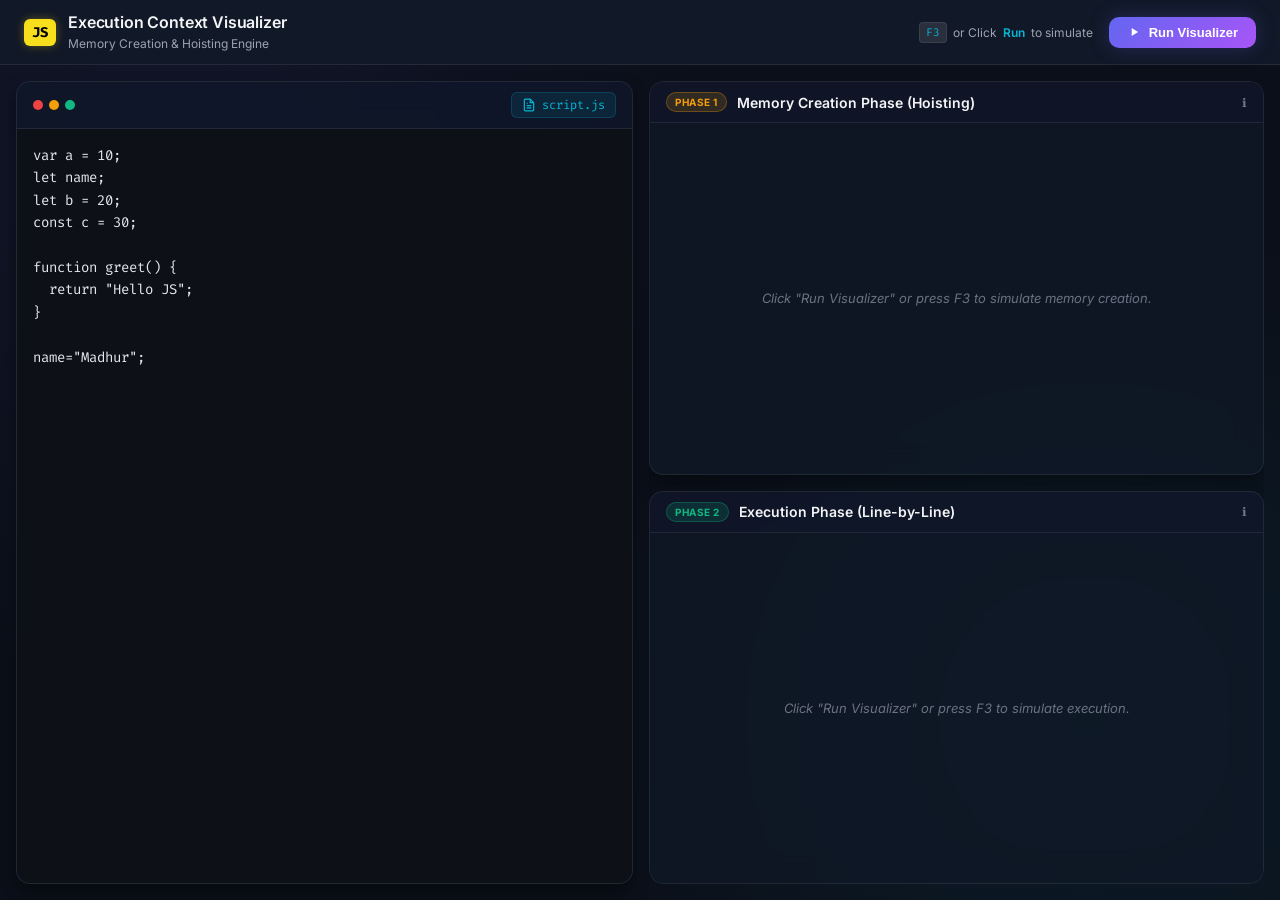
<file: 1_Memory_Creation_Execution_Hoisting/index.html>
<!doctype html>
<html lang="en">
  <head>
    <meta charset="UTF-8" />
    <meta name="viewport" content="width=device-width, initial-scale=1.0" />
    <title>JS Execution Context Visualizer</title>
    <!-- Google Fonts -->
    <link rel="preconnect" href="https://fonts.googleapis.com">
    <link rel="preconnect" href="https://fonts.gstatic.com" crossorigin>
    <link href="https://fonts.googleapis.com/css2?family=Fira+Code:wght@400;500;600;700&family=Inter:wght@300;400;500;600;700&display=swap" rel="stylesheet">
    <link rel="stylesheet" href="style.css" />
  </head>
  <body>
    <header class="app-header">
      <div class="logo-section">
        <div class="js-badge">JS</div>
        <div class="title-group">
          <h1>Execution Context Visualizer</h1>
          <span class="sub-title">Memory Creation & Hoisting Engine</span>
        </div>
      </div>
      <div class="header-actions">
        <div class="shortcut-tip">
          <kbd>F3</kbd> or Click <span class="highlight">Run</span> to simulate
        </div>
        <button id="start-btn" class="btn btn-primary">
          <svg width="14" height="14" viewBox="0 0 24 24" fill="currentColor">
            <path d="M8 5v14l11-7z"/>
          </svg>
          Run Visualizer
        </button>
      </div>
    </header>

    <main class="container">
      <!-- Left Panel: JS Code Editor -->
      <section class="left-panel">
        <div class="panel-header">
          <div class="window-dots">
            <span class="dot red"></span>
            <span class="dot yellow"></span>
            <span class="dot green"></span>
          </div>
          <div class="tab active">
            <svg width="14" height="14" viewBox="0 0 24 24" fill="none" stroke="currentColor" stroke-width="2">
              <path d="M14 2H6a2 2 0 0 0-2 2v16a2 2 0 0 0 2 2h12a2 2 0 0 0 2-2V8z"></path>
              <polyline points="14 2 14 8 20 8"></polyline>
              <line x1="16" y1="13" x2="8" y2="13"></line>
              <line x1="16" y1="17" x2="8" y2="17"></line>
              <polyline points="10 9 9 9 8 9"></polyline>
            </svg>
            script.js
          </div>
        </div>
        <div class="editor-container">
          <textarea
            id="code-input"
            spellcheck="false"
            placeholder="// Write JS code here..."
          >var a = 10;
let name;
let b = 20;
const c = 30;

function greet() {
  return "Hello JS";
}

name="Madhur";</textarea>
        </div>
      </section>

      <!-- Right Panel: Memory & Execution Outputs -->
      <section class="right-panel">
        <!-- Memory Phase Box -->
        <div class="box memory-phase">
          <div class="panel-header">
            <div class="panel-title">
              <span class="badge memory-badge">Phase 1</span>
              <h2>Memory Creation Phase (Hoisting)</h2>
            </div>
            <span class="info-tooltip" title="Variables and functions are allocated memory space before execution">ℹ</span>
          </div>
          <div class="output-content" id="memory-output">
            <div class="empty-state">Click "Run Visualizer" or press F3 to simulate memory creation.</div>
          </div>
        </div>

        <!-- Execution Phase Box -->
        <div class="box execution-phase">
          <div class="panel-header">
            <div class="panel-title">
              <span class="badge execution-badge">Phase 2</span>
              <h2>Execution Phase (Line-by-Line)</h2>
            </div>
            <span class="info-tooltip" title="Code is executed line-by-line and variables are assigned actual values">ℹ</span>
          </div>
          <div class="output-content" id="execution-output">
            <div class="empty-state">Click "Run Visualizer" or press F3 to simulate execution.</div>
          </div>
        </div>
      </section>
    </main>

    <script src="script.js"></script>
  </body>
</html>
</file>
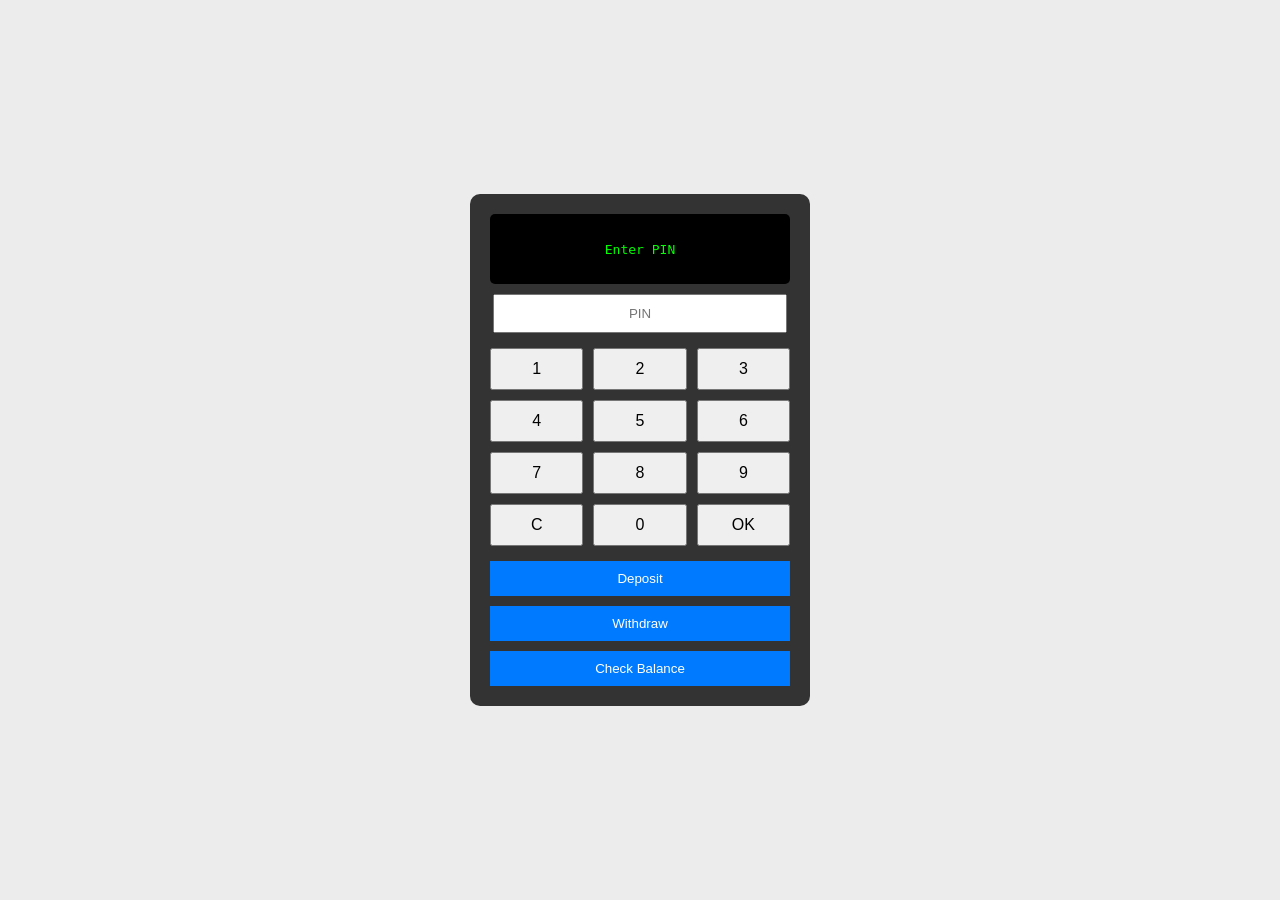
<file: 3_Closures_Data_Hiding/index.html>
<!doctype html>
<html lang="en">
  <head>
    <meta charset="UTF-8" />
    <meta name="viewport" content="width=device-width, initial-scale=1.0" />
    <title>ATM Pin & Balance Manager</title>
    <link rel="stylesheet" href="style.css" />
  </head>
  <body>
    <div class="atm-machine">
      <div class="screen" id="screen-display">Enter PIN</div>
      <input type="password" id="pin-input" placeholder="PIN" readonly />
      <div class="keypad">
        <button>1</button><button>2</button><button>3</button> <button>4</button
        ><button>5</button><button>6</button> <button>7</button
        ><button>8</button><button>9</button> <button>C</button
        ><button>0</button><button>OK</button>
      </div>
      <div class="actions">
        <button id="btn-deposit">Deposit</button>
        <button id="btn-withdraw">Withdraw</button>
        <button id="btn-balance">Check Balance</button>
      </div>
    </div>
    <script src="script.js"></script>
  </body>
</html>
</file>
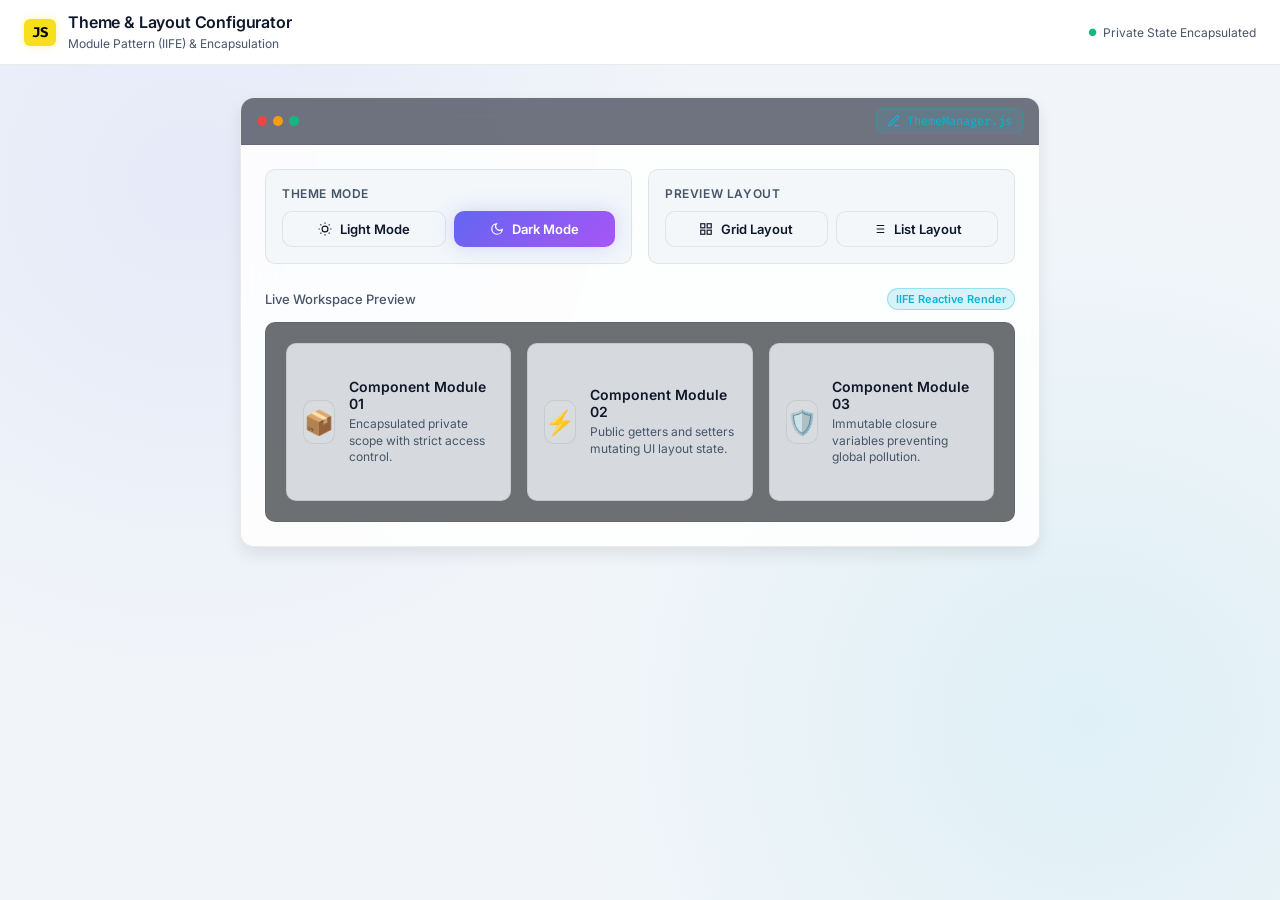
<file: 4_IIFE_Module_Pattern/index.html>
<!DOCTYPE html>
<html lang="en">
<head>
  <meta charset="UTF-8">
  <meta name="viewport" content="width=device-width, initial-scale=1.0">
  <title>Theme & Layout Configurator | IIFE & Module Pattern</title>
  <!-- Google Fonts -->
  <link rel="preconnect" href="https://fonts.googleapis.com">
  <link rel="preconnect" href="https://fonts.gstatic.com" crossorigin>
  <link href="https://fonts.googleapis.com/css2?family=Fira+Code:wght@400;500;600;700&family=Inter:wght@300;400;500;600;700&display=swap" rel="stylesheet">
  <link rel="stylesheet" href="style.css">
</head>
<body>
  <header class="app-header">
    <div class="logo-section">
      <div class="js-badge">JS</div>
      <div class="title-group">
        <h1>Theme & Layout Configurator</h1>
        <span class="sub-title">Module Pattern (IIFE) & Encapsulation</span>
      </div>
    </div>
    <div class="header-actions">
      <div class="shortcut-tip">
        <span class="status-indicator">●</span> Private State Encapsulated
      </div>
    </div>
  </header>

  <main class="main-container">
    <div class="config-container">
      <div class="panel-header">
        <div class="window-dots">
          <span class="dot red"></span>
          <span class="dot yellow"></span>
          <span class="dot green"></span>
        </div>
        <div class="tab active">
          <svg width="14" height="14" viewBox="0 0 24 24" fill="none" stroke="currentColor" stroke-width="2">
            <path d="M12 20h9"></path>
            <path d="M16.5 3.5a2.121 2.121 0 0 1 3 3L7 19l-4 1 1-4L16.5 3.5z"></path>
          </svg>
          ThemeManager.js
        </div>
      </div>

      <div class="panel-body">
        <div class="controls-section">
          <div class="control-group">
            <label class="control-label">Theme Mode</label>
            <div class="button-group">
              <button id="btn-light" class="btn btn-secondary">
                <svg width="14" height="14" viewBox="0 0 24 24" fill="none" stroke="currentColor" stroke-width="2"><circle cx="12" cy="12" r="5"></circle><line x1="12" y1="1" x2="12" y2="3"></line><line x1="12" y1="21" x2="12" y2="23"></line><line x1="4.22" y1="4.22" x2="5.64" y2="5.64"></line><line x1="18.36" y1="18.36" x2="19.78" y2="19.78"></line><line x1="1" y1="12" x2="3" y2="12"></line><line x1="21" y1="12" x2="23" y2="12"></line><line x1="4.22" y1="19.78" x2="5.64" y2="18.36"></line><line x1="18.36" y1="5.64" x2="19.78" y2="4.22"></line></svg>
                Light Mode
              </button>
              <button id="btn-dark" class="btn btn-primary">
                <svg width="14" height="14" viewBox="0 0 24 24" fill="none" stroke="currentColor" stroke-width="2"><path d="M21 12.79A9 9 0 1 1 11.21 3 7 7 0 0 0 21 12.79z"></path></svg>
                Dark Mode
              </button>
            </div>
          </div>

          <div class="control-group">
            <label class="control-label">Preview Layout</label>
            <div class="button-group">
              <button id="btn-grid" class="btn btn-secondary">
                <svg width="14" height="14" viewBox="0 0 24 24" fill="none" stroke="currentColor" stroke-width="2"><rect x="3" y="3" width="7" height="7"></rect><rect x="14" y="3" width="7" height="7"></rect><rect x="14" y="14" width="7" height="7"></rect><rect x="3" y="14" width="7" height="7"></rect></svg>
                Grid Layout
              </button>
              <button id="btn-list" class="btn btn-secondary">
                <svg width="14" height="14" viewBox="0 0 24 24" fill="none" stroke="currentColor" stroke-width="2"><line x1="8" y1="6" x2="21" y2="6"></line><line x1="8" y1="12" x2="21" y2="12"></line><line x1="8" y1="18" x2="21" y2="18"></line><line x1="3" y1="6" x2="3.01" y2="6"></line><line x1="3" y1="12" x2="3.01" y2="12"></line><line x1="3" y1="18" x2="3.01" y2="18"></line></svg>
                List Layout
              </button>
            </div>
          </div>
        </div>

        <div class="preview-wrapper">
          <div class="preview-header">
            <span>Live Workspace Preview</span>
            <span class="badge badge-info">IIFE Reactive Render</span>
          </div>
          <div class="preview" id="preview-area">
            <div class="item">
              <div class="item-icon">📦</div>
              <div class="item-content">
                <h3>Component Module 01</h3>
                <p>Encapsulated private scope with strict access control.</p>
              </div>
            </div>
            <div class="item">
              <div class="item-icon">⚡</div>
              <div class="item-content">
                <h3>Component Module 02</h3>
                <p>Public getters and setters mutating UI layout state.</p>
              </div>
            </div>
            <div class="item">
              <div class="item-icon">🛡️</div>
              <div class="item-content">
                <h3>Component Module 03</h3>
                <p>Immutable closure variables preventing global pollution.</p>
              </div>
            </div>
          </div>
        </div>
      </div>
    </div>
  </main>

  <script src="script.js"></script>
</body>
</html>
</file>
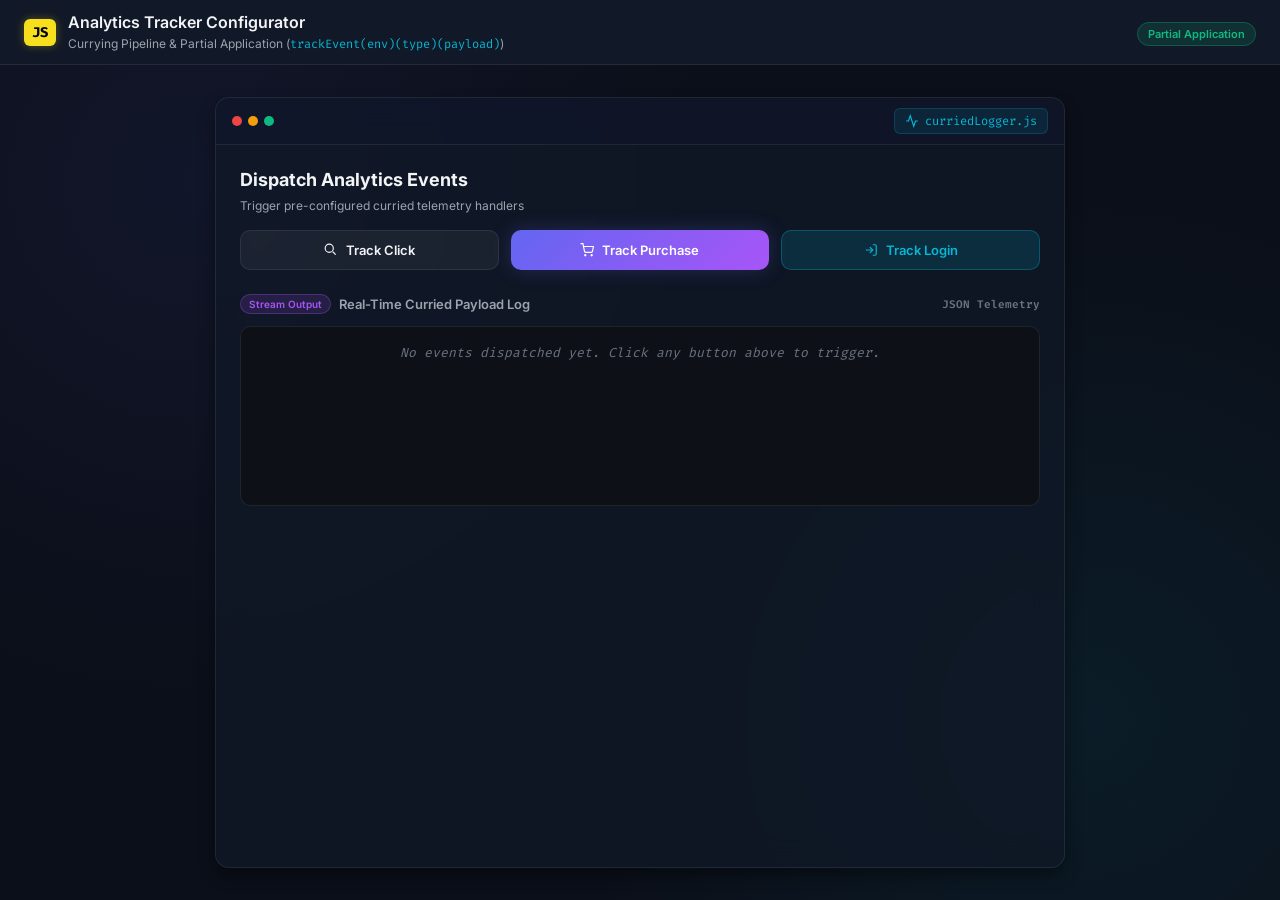
<file: 5_Currying/index.html>
<!DOCTYPE html>
<html lang="en">
<head>
  <meta charset="UTF-8">
  <meta name="viewport" content="width=device-width, initial-scale=1.0">
  <title>Analytics Tracker Configurator | Currying & Partial Application</title>
  <!-- Google Fonts -->
  <link rel="preconnect" href="https://fonts.googleapis.com">
  <link rel="preconnect" href="https://fonts.gstatic.com" crossorigin>
  <link href="https://fonts.googleapis.com/css2?family=Fira+Code:wght@400;500;600;700&family=Inter:wght@300;400;500;600;700&display=swap" rel="stylesheet">
  <link rel="stylesheet" href="style.css">
</head>
<body>
  <header class="app-header">
    <div class="logo-section">
      <div class="js-badge">JS</div>
      <div class="title-group">
        <h1>Analytics Tracker Configurator</h1>
        <span class="sub-title">Currying Pipeline & Partial Application (<code>trackEvent(env)(type)(payload)</code>)</span>
      </div>
    </div>
    <div class="header-actions">
      <div class="shortcut-tip">
        <span class="badge badge-emerald">Partial Application</span>
      </div>
    </div>
  </header>

  <main class="main-container">
    <div class="tracker-card">
      <div class="panel-header">
        <div class="window-dots">
          <span class="dot red"></span>
          <span class="dot yellow"></span>
          <span class="dot green"></span>
        </div>
        <div class="tab active">
          <svg width="14" height="14" viewBox="0 0 24 24" fill="none" stroke="currentColor" stroke-width="2"><polyline points="22 12 18 12 15 21 9 3 6 12 2 12"></polyline></svg>
          curriedLogger.js
        </div>
      </div>

      <div class="panel-body">
        <div class="tracker-container">
          <div class="event-triggers">
            <div class="trigger-header">
              <h2>Dispatch Analytics Events</h2>
              <span class="subtle-note">Trigger pre-configured curried telemetry handlers</span>
            </div>
            <div class="buttons event-actions">
              <button id="btn-click" class="btn btn-secondary">
                <svg width="14" height="14" viewBox="0 0 24 24" fill="none" stroke="currentColor" stroke-width="2"><path d="M15 15l5 5-5-5z"></path><circle cx="9" cy="9" r="7"></circle></svg>
                Track Click
              </button>
              <button id="btn-purchase" class="btn btn-primary">
                <svg width="14" height="14" viewBox="0 0 24 24" fill="none" stroke="currentColor" stroke-width="2"><circle cx="9" cy="21" r="1"></circle><circle cx="20" cy="21" r="1"></circle><path d="M1 1h4l2.68 13.39a2 2 0 0 0 2 1.61h9.72a2 2 0 0 0 2-1.61L23 6H6"></path></svg>
                Track Purchase
              </button>
              <button id="btn-login" class="btn btn-cyan">
                <svg width="14" height="14" viewBox="0 0 24 24" fill="none" stroke="currentColor" stroke-width="2"><path d="M15 3h4a2 2 0 0 1 2 2v14a2 2 0 0 1-2 2h-4"></path><polyline points="10 17 15 12 10 7"></polyline><line x1="15" y1="12" x2="3" y2="12"></line></svg>
                Track Login
              </button>
            </div>
          </div>

          <div class="log-section">
            <div class="log-header">
              <div class="log-title">
                <span class="badge badge-purple">Stream Output</span>
                <span>Real-Time Curried Payload Log</span>
              </div>
              <span class="subtle-tag">JSON Telemetry</span>
            </div>
            <div id="log" class="terminal-log">
              <div class="empty-state">No events dispatched yet. Click any button above to trigger.</div>
            </div>
          </div>
        </div>
      </div>
    </div>
  </main>

  <script src="script.js"></script>
</body>
</html>
</file>
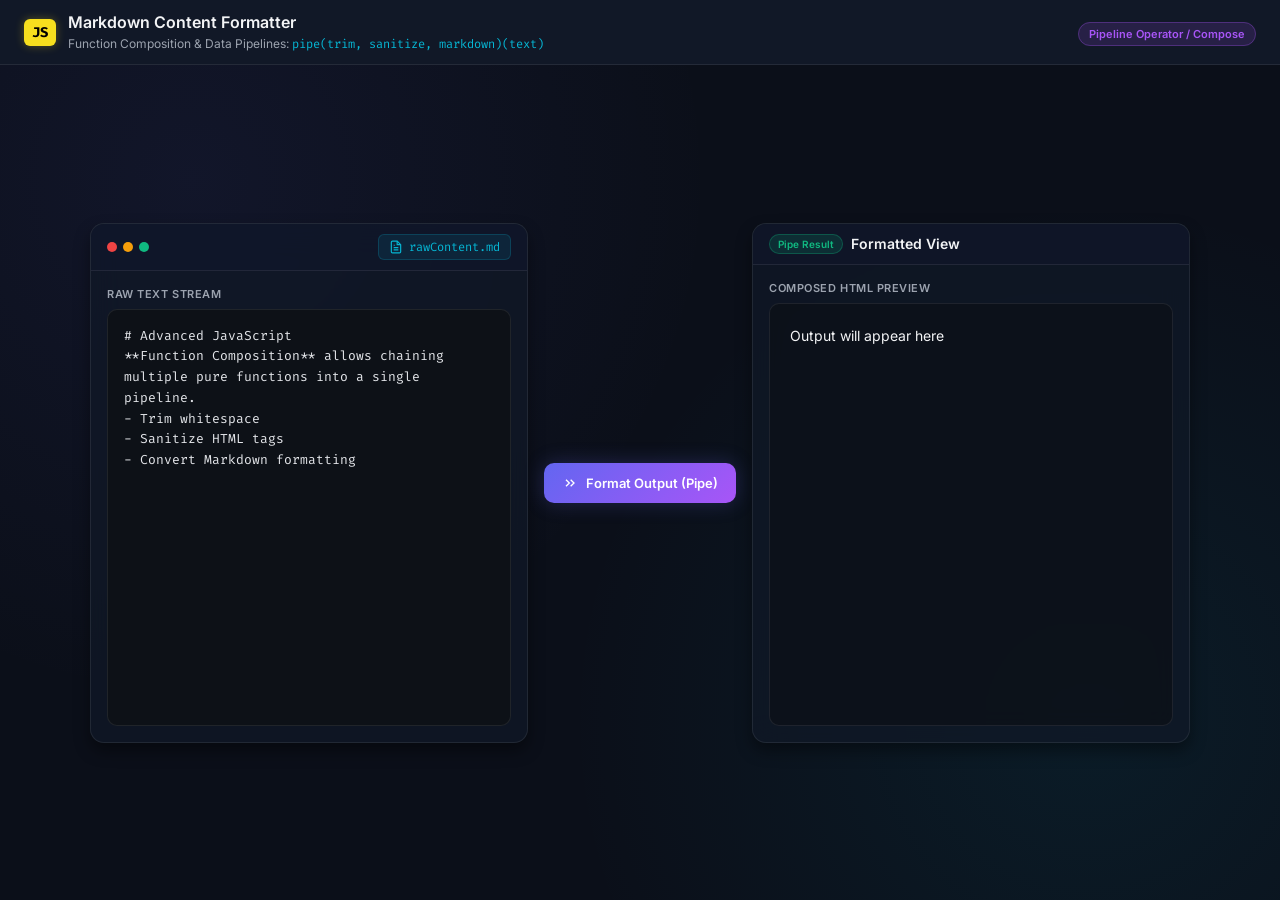
<file: 6_Composition/index.html>
<!DOCTYPE html>
<html lang="en">
<head>
  <meta charset="UTF-8">
  <meta name="viewport" content="width=device-width, initial-scale=1.0">
  <title>Markdown Content Formatter | Function Composition & Pipe</title>
  <!-- Google Fonts -->
  <link rel="preconnect" href="https://fonts.googleapis.com">
  <link rel="preconnect" href="https://fonts.gstatic.com" crossorigin>
  <link href="https://fonts.googleapis.com/css2?family=Fira+Code:wght@400;500;600;700&family=Inter:wght@300;400;500;600;700&display=swap" rel="stylesheet">
  <link rel="stylesheet" href="style.css">
</head>
<body>
  <header class="app-header">
    <div class="logo-section">
      <div class="js-badge">JS</div>
      <div class="title-group">
        <h1>Markdown Content Formatter</h1>
        <span class="sub-title">Function Composition & Data Pipelines: <code>pipe(trim, sanitize, markdown)(text)</code></span>
      </div>
    </div>
    <div class="header-actions">
      <div class="shortcut-tip">
        <span class="badge badge-purple">Pipeline Operator / Compose</span>
      </div>
    </div>
  </header>

  <main class="main-container">
    <div class="workspace-grid">
      <!-- Left Panel: Raw Input Editor -->
      <div class="panel-card input-panel">
        <div class="panel-header">
          <div class="window-dots">
            <span class="dot red"></span>
            <span class="dot yellow"></span>
            <span class="dot green"></span>
          </div>
          <div class="tab active">
            <svg width="14" height="14" viewBox="0 0 24 24" fill="none" stroke="currentColor" stroke-width="2"><path d="M14 2H6a2 2 0 0 0-2 2v16a2 2 0 0 0 2 2h12a2 2 0 0 0 2-2V8z"></path><polyline points="14 2 14 8 20 8"></polyline><line x1="16" y1="13" x2="8" y2="13"></line><line x1="16" y1="17" x2="8" y2="17"></line><polyline points="10 9 9 9 8 9"></polyline></svg>
            rawContent.md
          </div>
        </div>
        <div class="panel-body">
          <div class="editor-wrap">
            <label for="input-text" class="field-label">Raw Text Stream</label>
            <textarea id="input-text" spellcheck="false" placeholder="Enter markdown or raw text here... (e.g. # Hello *World* <script>alert(1)</script>)"># Advanced JavaScript
**Function Composition** allows chaining multiple pure functions into a single pipeline.
- Trim whitespace
- Sanitize HTML tags
- Convert Markdown formatting</textarea>
          </div>
        </div>
      </div>

      <!-- Center Pipeline Trigger -->
      <div class="pipeline-bridge">
        <div class="controls">
          <button id="btn-format" class="btn btn-primary">
            <svg width="16" height="16" viewBox="0 0 24 24" fill="none" stroke="currentColor" stroke-width="2"><polyline points="13 17 18 12 13 7"></polyline><polyline points="6 17 11 12 6 7"></polyline></svg>
            Format Output (Pipe)
          </button>
        </div>
      </div>

      <!-- Right Panel: Formatted Output -->
      <div class="panel-card output-panel">
        <div class="panel-header">
          <div class="panel-title">
            <span class="badge badge-emerald">Pipe Result</span>
            <h2>Formatted View</h2>
          </div>
        </div>
        <div class="panel-body">
          <label class="field-label">Composed HTML Preview</label>
          <div id="output-text" class="rendered-output">
            Output will appear here
          </div>
        </div>
      </div>
    </div>
  </main>

  <script src="script.js"></script>
</body>
</html>
</file>
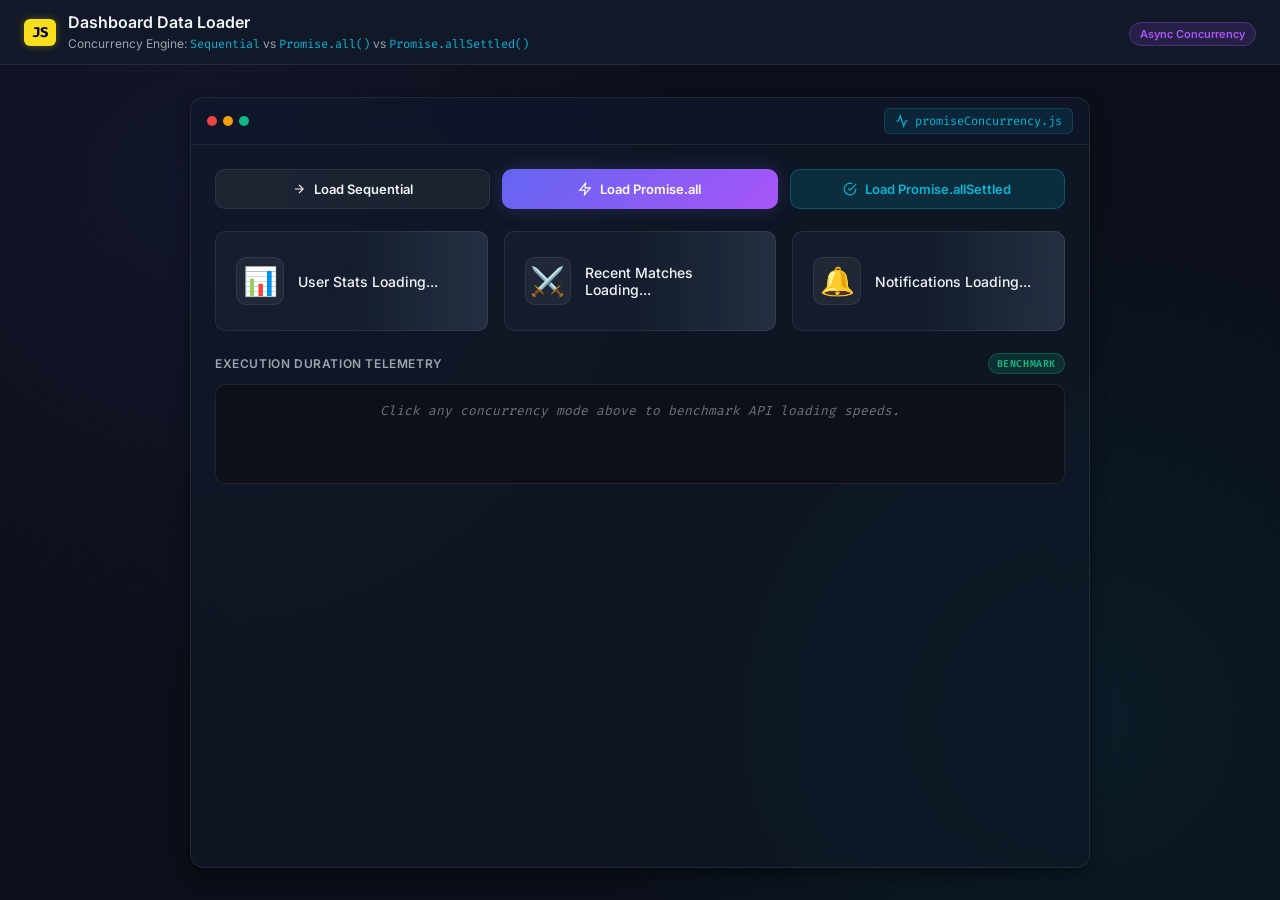
<file: 7_Promise_All_Settled/index.html>
<!DOCTYPE html>
<html lang="en">
<head>
  <meta charset="UTF-8">
  <meta name="viewport" content="width=device-width, initial-scale=1.0">
  <title>Dashboard Data Loader | Promise.all vs Promise.allSettled</title>
  <!-- Google Fonts -->
  <link rel="preconnect" href="https://fonts.googleapis.com">
  <link rel="preconnect" href="https://fonts.gstatic.com" crossorigin>
  <link href="https://fonts.googleapis.com/css2?family=Fira+Code:wght@400;500;600;700&family=Inter:wght@300;400;500;600;700&display=swap" rel="stylesheet">
  <link rel="stylesheet" href="style.css">
</head>
<body>
  <header class="app-header">
    <div class="logo-section">
      <div class="js-badge">JS</div>
      <div class="title-group">
        <h1>Dashboard Data Loader</h1>
        <span class="sub-title">Concurrency Engine: <code>Sequential</code> vs <code>Promise.all()</code> vs <code>Promise.allSettled()</code></span>
      </div>
    </div>
    <div class="header-actions">
      <div class="shortcut-tip">
        <span class="badge badge-purple">Async Concurrency</span>
      </div>
    </div>
  </header>

  <main class="main-container">
    <div class="loader-dashboard">
      <div class="panel-header">
        <div class="window-dots">
          <span class="dot red"></span>
          <span class="dot yellow"></span>
          <span class="dot green"></span>
        </div>
        <div class="tab active">
          <svg width="14" height="14" viewBox="0 0 24 24" fill="none" stroke="currentColor" stroke-width="2"><polyline points="22 12 18 12 15 21 9 3 6 12 2 12"></polyline></svg>
          promiseConcurrency.js
        </div>
      </div>

      <div class="panel-body dashboard">
        <div class="controls-bar">
          <button id="btn-load-seq" class="btn btn-secondary">
            <svg width="14" height="14" viewBox="0 0 24 24" fill="none" stroke="currentColor" stroke-width="2"><line x1="5" y1="12" x2="19" y2="12"></line><polyline points="12 5 19 12 12 19"></polyline></svg>
            Load Sequential
          </button>
          <button id="btn-load-all" class="btn btn-primary">
            <svg width="14" height="14" viewBox="0 0 24 24" fill="none" stroke="currentColor" stroke-width="2"><path d="M13 2L3 14h9l-1 8 10-12h-9l1-8z"></path></svg>
            Load Promise.all
          </button>
          <button id="btn-load-settled" class="btn btn-cyan">
            <svg width="14" height="14" viewBox="0 0 24 24" fill="none" stroke="currentColor" stroke-width="2"><path d="M22 11.08V12a10 10 0 1 1-5.93-9.14"></path><polyline points="22 4 12 14.01 9 11.01"></polyline></svg>
            Load Promise.allSettled
          </button>
        </div>

        <div class="cards-container">
          <div class="card skeleton" id="card-stats">
            <div class="card-icon">📊</div>
            <div class="card-text">User Stats Loading...</div>
          </div>
          <div class="card skeleton" id="card-matches">
            <div class="card-icon">⚔️</div>
            <div class="card-text">Recent Matches Loading...</div>
          </div>
          <div class="card skeleton" id="card-notifs">
            <div class="card-icon">🔔</div>
            <div class="card-text">Notifications Loading...</div>
          </div>
        </div>

        <div class="log-section">
          <div class="log-header">
            <span>Execution Duration Telemetry</span>
            <span class="badge badge-emerald">Benchmark</span>
          </div>
          <div id="time-log" class="time-log-box">
            <div class="empty-state">Click any concurrency mode above to benchmark API loading speeds.</div>
          </div>
        </div>
      </div>
    </div>
  </main>

  <script src="script.js"></script>
</body>
</html>
</file>
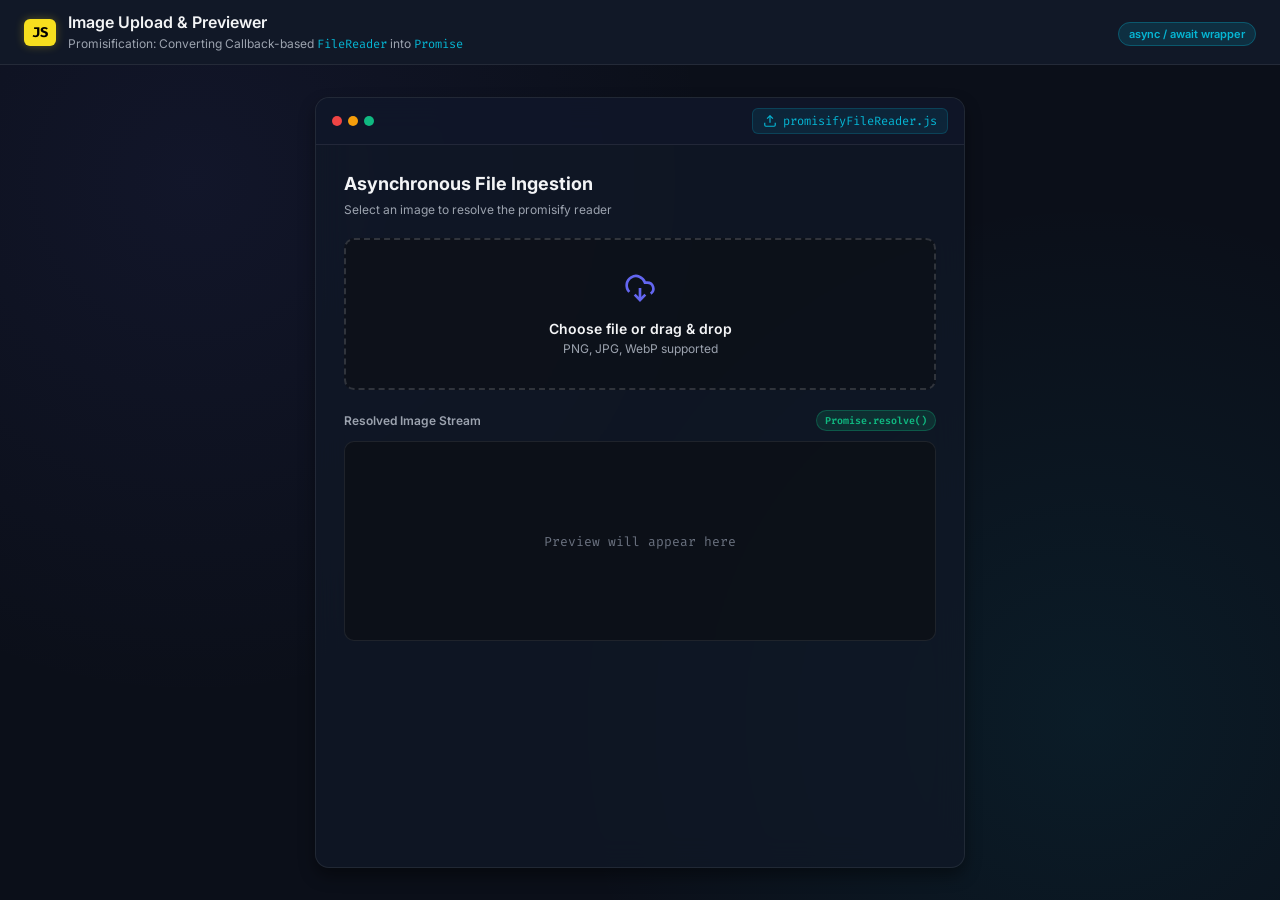
<file: 8_Promisification/index.html>
<!doctype html>
<html lang="en">
  <head>
    <meta charset="UTF-8" />
    <meta name="viewport" content="width=device-width, initial-scale=1.0" />
    <title>Image Upload & Previewer | Promisification & Async FileReader</title>
    <!-- Google Fonts -->
    <link rel="preconnect" href="https://fonts.googleapis.com" />
    <link rel="preconnect" href="https://fonts.gstatic.com" crossorigin />
    <link
      href="https://fonts.googleapis.com/css2?family=Fira+Code:wght@400;500;600;700&family=Inter:wght@300;400;500;600;700&display=swap"
      rel="stylesheet"
    />
    <link rel="stylesheet" href="style.css" />
  </head>
  <body>
    <header class="app-header">
      <div class="logo-section">
        <div class="js-badge">JS</div>
        <div class="title-group">
          <h1>Image Upload & Previewer</h1>
          <span class="sub-title"
            >Promisification: Converting Callback-based
            <code>FileReader</code> into <code>Promise</code></span
          >
        </div>
      </div>
      <div class="header-actions">
        <div class="shortcut-tip">
          <span class="badge badge-cyan">async / await wrapper</span>
        </div>
      </div>
    </header>

    <main class="main-container">
      <div class="upload-card">
        <div class="panel-header">
          <div class="window-dots">
            <span class="dot red"></span>
            <span class="dot yellow"></span>
            <span class="dot green"></span>
          </div>
          <div class="tab active">
            <svg
              width="14"
              height="14"
              viewBox="0 0 24 24"
              fill="none"
              stroke="currentColor"
              stroke-width="2"
            >
              <path d="M21 15v4a2 2 0 0 1-2 2H5a2 2 0 0 1-2-2v-4"></path>
              <polyline points="17 8 12 3 7 8"></polyline>
              <line x1="12" y1="3" x2="12" y2="15"></line>
            </svg>
            promisifyFileReader.js
          </div>
        </div>

        <div class="panel-body">
          <div class="upload-container">
            <div class="upload-header">
              <h2>Asynchronous File Ingestion</h2>
              <span class="subtle-note"
                >Select an image to resolve the promisify reader</span
              >
            </div>

            <div class="drop-zone">
              <div class="drop-icon">
                <svg
                  width="32"
                  height="32"
                  viewBox="0 0 24 24"
                  fill="none"
                  stroke="currentColor"
                  stroke-width="2"
                >
                  <path
                    d="M4 14.899A7 7 0 1 1 15.71 8h1.79a4.5 4.5 0 0 1 2.5 8.242"
                  ></path>
                  <path d="M12 12v9"></path>
                  <path d="m8 17 4 4 4-4"></path>
                </svg>
              </div>
              <div class="drop-text">
                <span class="primary-text">Choose file or drag & drop</span>
                <span class="secondary-text">PNG, JPG, WebP supported</span>
              </div>
              <input
                type="file"
                id="file-input"
                accept="image/*"
                class="file-input-control"
              />
            </div>

            <div class="preview-section">
              <div class="preview-header">
                <span>Resolved Image Stream</span>
                <span class="badge badge-emerald">Promise.resolve()</span>
              </div>
              <div class="preview-box" id="preview-box">
                <span>Preview will appear here</span>
              </div>
            </div>
          </div>
        </div>
      </div>
    </main>

    <script src="script.js"></script>
  </body>
</html>
</file>
<file: 1_Memory_Creation_Execution_Hoisting/style.css>
:root {
  --bg-main: #0b0f19;
  --bg-header: #111827;
  --bg-panel: rgba(17, 24, 39, 0.75);
  --bg-editor: #0d1117;
  --bg-card: rgba(30, 41, 59, 0.5);
  --bg-card-hover: rgba(30, 41, 59, 0.8);

  --border-color: rgba(255, 255, 255, 0.08);
  --border-active: rgba(139, 92, 246, 0.4);

  --text-main: #f3f4f6;
  --text-muted: #9ca3af;
  --text-subtle: #6b7280;

  /* Brand Accents */
  --accent-js: #f7df1e;
  --accent-primary: #6366f1;
  --accent-primary-hover: #4f46e5;
  --accent-cyan: #06b6d4;
  --accent-purple: #a855f7;
  --accent-amber: #f59e0b;
  --accent-emerald: #10b981;
  --accent-rose: #f43f5e;

  /* Badge & Tag Backgrounds */
  --badge-var: rgba(59, 130, 246, 0.15);
  --badge-var-border: rgba(59, 130, 246, 0.3);
  --badge-let: rgba(168, 85, 247, 0.15);
  --badge-let-border: rgba(168, 85, 247, 0.3);
  --badge-const: rgba(236, 72, 153, 0.15);
  --badge-const-border: rgba(236, 72, 153, 0.3);
  --badge-fn: rgba(16, 185, 129, 0.15);
  --badge-fn-border: rgba(16, 185, 129, 0.3);

  --tdz-bg: rgba(244, 63, 94, 0.12);
  --tdz-border: rgba(244, 63, 94, 0.3);
  --tdz-text: #fb7185;

  --undef-bg: rgba(245, 158, 11, 0.12);
  --undef-border: rgba(245, 158, 11, 0.3);
  --undef-text: #fbbf24;

  --val-bg: rgba(16, 185, 129, 0.12);
  --val-border: rgba(16, 185, 129, 0.3);
  --val-text: #34d399;

  /* Typography */
  --font-ui:
    "Inter", -apple-system, BlinkMacSystemFont, "Segoe UI", Roboto, sans-serif;
  --font-code: "Fira Code", monospace;

  /* Shadows & Effects */
  --shadow-sm: 0 2px 4px rgba(0, 0, 0, 0.3);
  --shadow-md: 0 8px 16px rgba(0, 0, 0, 0.4);
  --shadow-glow: 0 0 20px rgba(99, 102, 241, 0.25);
  --radius-sm: 6px;
  --radius-md: 10px;
  --radius-lg: 14px;
}

/* Reset & Global */
* {
  box-sizing: border-box;
  margin: 0;
  padding: 0;
}

body {
  font-family: var(--font-ui);
  background-color: var(--bg-main);
  background-image:
    radial-gradient(
      circle at 15% 20%,
      rgba(99, 102, 241, 0.08) 0%,
      transparent 40%
    ),
    radial-gradient(
      circle at 85% 80%,
      rgba(6, 182, 212, 0.08) 0%,
      transparent 40%
    );
  color: var(--text-main);
  display: flex;
  flex-direction: column;
  height: 100vh;
  overflow: hidden;
}

/* Scrollbar Customization */
::-webkit-scrollbar {
  width: 6px;
  height: 6px;
}

::-webkit-scrollbar-track {
  background: rgba(0, 0, 0, 0.2);
}

::-webkit-scrollbar-thumb {
  background: rgba(255, 255, 255, 0.15);
  border-radius: 3px;
}

::-webkit-scrollbar-thumb:hover {
  background: rgba(255, 255, 255, 0.3);
}

/* Header Component */
.app-header {
  background-color: var(--bg-header);
  border-bottom: 1px solid var(--border-color);
  padding: 12px 24px;
  display: flex;
  align-items: center;
  justify-content: space-between;
  backdrop-filter: blur(12px);
  z-index: 10;
}

.logo-section {
  display: flex;
  align-items: center;
  gap: 12px;
}

.js-badge {
  background: var(--accent-js);
  color: #000;
  font-family: var(--font-code);
  font-weight: 700;
  font-size: 14px;
  padding: 4px 8px;
  border-radius: var(--radius-sm);
  box-shadow: 0 0 10px rgba(247, 223, 30, 0.3);
}

.title-group h1 {
  font-size: 16px;
  font-weight: 600;
  letter-spacing: -0.01em;
  color: var(--text-main);
}

.title-group .sub-title {
  font-size: 12px;
  color: var(--text-muted);
}

.header-actions {
  display: flex;
  align-items: center;
  gap: 16px;
}

.shortcut-tip {
  font-size: 12px;
  color: var(--text-muted);
  display: flex;
  align-items: center;
  gap: 6px;
}

kbd {
  background: rgba(255, 255, 255, 0.1);
  border: 1px solid var(--border-color);
  border-radius: 4px;
  padding: 2px 6px;
  font-family: var(--font-code);
  font-size: 11px;
  color: var(--accent-cyan);
}

.highlight {
  color: var(--accent-cyan);
  font-weight: 600;
}

/* Buttons */
.btn {
  display: inline-flex;
  align-items: center;
  gap: 8px;
  padding: 8px 18px;
  font-size: 13px;
  font-weight: 600;
  border-radius: var(--radius-md);
  border: none;
  cursor: pointer;
  transition: all 0.2s cubic-bezier(0.4, 0, 0.2, 1);
}

.btn-primary {
  background: linear-gradient(
    135deg,
    var(--accent-primary),
    var(--accent-purple)
  );
  color: #ffffff;
  box-shadow: var(--shadow-glow);
}

.btn-primary:hover {
  transform: translateY(-1px);
  box-shadow: 0 0 25px rgba(168, 85, 247, 0.4);
  filter: brightness(1.1);
}

.btn-primary:active {
  transform: translateY(0);
}

/* Main Container Layout */
.container {
  display: flex;
  flex: 1;
  width: 100%;
  padding: 16px;
  gap: 16px;
  overflow: hidden;
}

/* Left & Right Panels */
.left-panel,
.right-panel {
  flex: 1;
  display: flex;
  flex-direction: column;
  background: var(--bg-panel);
  border: 1px solid var(--border-color);
  border-radius: var(--radius-lg);
  backdrop-filter: blur(16px);
  overflow: hidden;
  box-shadow: var(--shadow-md);
}

.right-panel {
  gap: 16px;
  background: transparent;
  border: none;
  backdrop-filter: none;
  box-shadow: none;
}

/* Window Header / Tabs */
.panel-header {
  background: rgba(15, 23, 42, 0.6);
  border-bottom: 1px solid var(--border-color);
  padding: 10px 16px;
  display: flex;
  align-items: center;
  justify-content: space-between;
}

.window-dots {
  display: flex;
  align-items: center;
  gap: 6px;
}

.dot {
  width: 10px;
  height: 10px;
  border-radius: 50%;
}

.dot.red {
  background: #ef4444;
}
.dot.yellow {
  background: #f59e0b;
}
.dot.green {
  background: #10b981;
}

.tab {
  display: flex;
  align-items: center;
  gap: 6px;
  font-family: var(--font-code);
  font-size: 12px;
  color: var(--accent-cyan);
  background: rgba(6, 182, 212, 0.1);
  padding: 4px 10px;
  border-radius: var(--radius-sm);
  border: 1px solid rgba(6, 182, 212, 0.2);
}

/* Editor Container */
.editor-container {
  flex: 1;
  display: flex;
  background-color: var(--bg-editor);
  position: relative;
}

textarea#code-input {
  width: 100%;
  padding: 16px;
  background: transparent;
  border: none;
  outline: none;
  color: #e5e7eb;
  font-family: var(--font-code);
  font-size: 14px;
  line-height: 1.6;
  resize: none;
  tab-size: 2;
}

textarea#code-input::placeholder {
  color: var(--text-subtle);
}

textarea#code-input:focus {
  box-shadow: inset 0 0 0 1px var(--border-active);
}

/* Boxes for Memory & Execution Phase */
.box {
  flex: 1;
  display: flex;
  flex-direction: column;
  background: var(--bg-panel);
  border: 1px solid var(--border-color);
  border-radius: var(--radius-lg);
  backdrop-filter: blur(16px);
  overflow: hidden;
  box-shadow: var(--shadow-md);
  transition: border-color 0.2s ease;
}

.box:hover {
  border-color: rgba(255, 255, 255, 0.15);
}

.panel-title {
  display: flex;
  align-items: center;
  gap: 10px;
}

.panel-title h2 {
  font-size: 14px;
  font-weight: 600;
  color: var(--text-main);
}

.badge {
  font-size: 10px;
  font-weight: 700;
  text-transform: uppercase;
  letter-spacing: 0.05em;
  padding: 3px 8px;
  border-radius: 20px;
}

.memory-badge {
  background: rgba(245, 158, 11, 0.15);
  color: var(--accent-amber);
  border: 1px solid rgba(245, 158, 11, 0.3);
}

.execution-badge {
  background: rgba(16, 185, 129, 0.15);
  color: var(--accent-emerald);
  border: 1px solid rgba(16, 185, 129, 0.3);
}

.info-tooltip {
  font-size: 12px;
  color: var(--text-muted);
  cursor: help;
  opacity: 0.7;
  transition: opacity 0.2s ease;
}

.info-tooltip:hover {
  opacity: 1;
}

/* Output Content Area */
.output-content {
  flex: 1;
  padding: 16px;
  overflow-y: auto;
  display: flex;
  flex-direction: column;
  gap: 10px;
}

.empty-state {
  color: var(--text-subtle);
  font-size: 13px;
  font-style: italic;
  display: flex;
  align-items: center;
  justify-content: center;
  height: 100%;
  text-align: center;
}

/* Output Data Rows & Cards */
.output-row {
  display: flex;
  align-items: center;
  justify-content: space-between;
  background: var(--bg-card);
  border: 1px solid var(--border-color);
  padding: 10px 14px;
  border-radius: var(--radius-md);
  font-family: var(--font-code);
  font-size: 13px;
  animation: fadeIn 0.3s ease-out forwards;
  transition: background 0.2s ease;
}

.output-row:hover {
  background: var(--bg-card-hover);
  border-color: rgba(255, 255, 255, 0.12);
}

.var-info {
  display: flex;
  align-items: center;
  gap: 8px;
}

.kind-badge {
  font-size: 11px;
  padding: 2px 6px;
  border-radius: 4px;
  font-weight: 600;
}

.kind-var {
  background: var(--badge-var);
  color: #60a5fa;
  border: 1px solid var(--badge-var-border);
}

.kind-let {
  background: var(--badge-let);
  color: #c084fc;
  border: 1px solid var(--badge-let-border);
}

.kind-const {
  background: var(--badge-const);
  color: #f472b6;
  border: 1px solid var(--badge-const-border);
}

.kind-fn {
  background: var(--badge-fn);
  color: #34d399;
  border: 1px solid var(--badge-fn-border);
}

.var-name {
  font-weight: 600;
  color: var(--text-main);
}

/* Status Values Tags */
.status-tag {
  font-size: 12px;
  padding: 3px 10px;
  border-radius: 12px;
  font-weight: 500;
  display: inline-flex;
  align-items: center;
  gap: 6px;
}

.tag-tdz {
  background: var(--tdz-bg);
  color: var(--tdz-text);
  border: 1px solid var(--tdz-border);
}

.tag-undefined {
  background: var(--undef-bg);
  color: var(--undef-text);
  border: 1px solid var(--undef-border);
}

.tag-value {
  background: var(--val-bg);
  color: var(--val-text);
  border: 1px solid var(--val-border);
}

.tag-fn {
  background: rgba(168, 85, 247, 0.15);
  color: #c084fc;
  border: 1px solid rgba(168, 85, 247, 0.3);
}

/* Keyframes */
@keyframes fadeIn {
  from {
    opacity: 0;
    transform: translateY(4px);
  }
  to {
    opacity: 1;
    transform: translateY(0);
  }
}

/* Active Step & Simulation Styles */
.output-row.active-step {
  border-color: var(--accent-cyan);
  box-shadow: 0 0 16px rgba(6, 182, 212, 0.4);
  transform: scale(1.02);
}

.box.active-phase {
  border-color: var(--accent-primary) !important;
  box-shadow: 0 0 24px rgba(99, 102, 241, 0.3) !important;
}

.btn:disabled {
  opacity: 0.7;
  cursor: not-allowed;
  transform: none !important;
  box-shadow: none !important;
}

.spinner {
  display: inline-block;
  width: 12px;
  height: 12px;
  border: 2px solid rgba(255, 255, 255, 0.3);
  border-radius: 50%;
  border-top-color: #ffffff;
  animation: spin 0.8s linear infinite;
}

@keyframes spin {
  to {
    transform: rotate(360deg);
  }
}

/* Responsive adjust */
@media (max-width: 900px) {
  .container {
    flex-direction: column;
    overflow-y: auto;
  }

  body {
    overflow: auto;
    height: auto;
  }

  .left-panel,
  .right-panel {
    min-height: 350px;
  }
}

@media (max-width: 740px) {
  .app-header {
    flex-direction: column;
    gap: 10px;
    align-items: flex-start;
  }

  .header-actions {
    width: 100%;
    display: flex;
    justify-content: space-between;
  }
}
</file>
<file: 3_Closures_Data_Hiding/style.css>
body { display: flex; justify-content: center; align-items: center; height: 100vh; background: #ececec; font-family: sans-serif; margin: 0; }
.atm-machine { background: #333; padding: 20px; border-radius: 10px; width: 300px; text-align: center; color: white; }
.screen { background: #000; color: #0f0; padding: 15px; margin-bottom: 10px; border-radius: 5px; font-family: monospace; height: 40px; display: flex; align-items: center; justify-content: center; }
input { width: 90%; padding: 10px; margin-bottom: 15px; text-align: center; }
.keypad { display: grid; grid-template-columns: repeat(3, 1fr); gap: 10px; margin-bottom: 15px; }
.keypad button { padding: 10px; font-size: 16px; cursor: pointer; }
.actions { display: flex; flex-direction: column; gap: 10px; }
.actions button { padding: 10px; background: #007bff; color: white; border: none; cursor: pointer; }
.actions button:hover { background: #0056b3; }
</file>
<file: 4_IIFE_Module_Pattern/style.css>
:root {
  --bg-main: #0b0f19;
  --bg-header: #111827;
  --bg-panel: rgba(17, 24, 39, 0.75);
  --bg-editor: #0d1117;
  --bg-card: rgba(30, 41, 59, 0.5);
  --bg-card-hover: rgba(30, 41, 59, 0.8);

  --border-color: rgba(255, 255, 255, 0.08);
  --border-active: rgba(139, 92, 246, 0.4);

  --text-main: #f3f4f6;
  --text-muted: #9ca3af;
  --text-subtle: #6b7280;

  /* Brand Accents */
  --accent-js: #f7df1e;
  --accent-primary: #6366f1;
  --accent-primary-hover: #4f46e5;
  --accent-cyan: #06b6d4;
  --accent-purple: #a855f7;
  --accent-amber: #f59e0b;
  --accent-emerald: #10b981;
  --accent-rose: #f43f5e;

  /* Typography */
  --font-ui: "Inter", -apple-system, BlinkMacSystemFont, "Segoe UI", Roboto, sans-serif;
  --font-code: "Fira Code", monospace;

  /* Shadows & Effects */
  --shadow-sm: 0 2px 4px rgba(0, 0, 0, 0.3);
  --shadow-md: 0 8px 16px rgba(0, 0, 0, 0.4);
  --shadow-glow: 0 0 20px rgba(99, 102, 241, 0.25);
  --radius-sm: 6px;
  --radius-md: 10px;
  --radius-lg: 14px;
}

/* Light theme overrides when body.light or default light is set */
body.light {
  --bg-main: #f1f5f9;
  --bg-header: #ffffff;
  --bg-panel: rgba(255, 255, 255, 0.85);
  --bg-card: rgba(241, 245, 249, 0.8);
  --bg-card-hover: #ffffff;
  --border-color: rgba(0, 0, 0, 0.08);
  --text-main: #0f172a;
  --text-muted: #475569;
  --text-subtle: #94a3b8;
  --shadow-md: 0 8px 16px rgba(0, 0, 0, 0.08);
}

/* Reset & Global */
* {
  box-sizing: border-box;
  margin: 0;
  padding: 0;
}

body {
  font-family: var(--font-ui);
  background-color: var(--bg-main);
  background-image:
    radial-gradient(circle at 15% 20%, rgba(99, 102, 241, 0.08) 0%, transparent 40%),
    radial-gradient(circle at 85% 80%, rgba(6, 182, 212, 0.08) 0%, transparent 40%);
  color: var(--text-main);
  min-height: 100vh;
  display: flex;
  flex-direction: column;
  transition: background-color 0.3s ease, color 0.3s ease;
}

/* Scrollbar */
::-webkit-scrollbar {
  width: 6px;
  height: 6px;
}
::-webkit-scrollbar-track {
  background: rgba(0, 0, 0, 0.2);
}
::-webkit-scrollbar-thumb {
  background: rgba(255, 255, 255, 0.15);
  border-radius: 3px;
}

/* Header */
.app-header {
  background-color: var(--bg-header);
  border-bottom: 1px solid var(--border-color);
  padding: 12px 24px;
  display: flex;
  align-items: center;
  justify-content: space-between;
  backdrop-filter: blur(12px);
  z-index: 10;
}

.logo-section {
  display: flex;
  align-items: center;
  gap: 12px;
}

.js-badge {
  background: var(--accent-js);
  color: #000;
  font-family: var(--font-code);
  font-weight: 700;
  font-size: 14px;
  padding: 4px 8px;
  border-radius: var(--radius-sm);
  box-shadow: 0 0 10px rgba(247, 223, 30, 0.3);
}

.title-group h1 {
  font-size: 16px;
  font-weight: 600;
  letter-spacing: -0.01em;
  color: var(--text-main);
}

.title-group .sub-title {
  font-size: 12px;
  color: var(--text-muted);
}

.header-actions {
  display: flex;
  align-items: center;
  gap: 16px;
}

.shortcut-tip {
  font-size: 12px;
  color: var(--text-muted);
  display: flex;
  align-items: center;
  gap: 6px;
}

.status-indicator {
  color: var(--accent-emerald);
  font-size: 10px;
}

/* Main Container */
.main-container {
  flex: 1;
  display: flex;
  justify-content: center;
  align-items: flex-start;
  padding: 32px 24px;
}

.config-container {
  width: 100%;
  max-width: 800px;
  background: var(--bg-panel);
  border: 1px solid var(--border-color);
  border-radius: var(--radius-lg);
  backdrop-filter: blur(16px);
  box-shadow: var(--shadow-md);
  overflow: hidden;
}

/* Panel Header */
.panel-header {
  background: rgba(15, 23, 42, 0.6);
  border-bottom: 1px solid var(--border-color);
  padding: 10px 16px;
  display: flex;
  align-items: center;
  justify-content: space-between;
}

.window-dots {
  display: flex;
  align-items: center;
  gap: 6px;
}

.dot {
  width: 10px;
  height: 10px;
  border-radius: 50%;
}
.dot.red { background: #ef4444; }
.dot.yellow { background: #f59e0b; }
.dot.green { background: #10b981; }

.tab {
  display: flex;
  align-items: center;
  gap: 6px;
  font-family: var(--font-code);
  font-size: 12px;
  color: var(--accent-cyan);
  background: rgba(6, 182, 212, 0.1);
  padding: 4px 10px;
  border-radius: var(--radius-sm);
  border: 1px solid rgba(6, 182, 212, 0.2);
}

.panel-body {
  padding: 24px;
  display: flex;
  flex-direction: column;
  gap: 24px;
}

/* Controls */
.controls-section {
  display: grid;
  grid-template-columns: repeat(auto-fit, minmax(240px, 1fr));
  gap: 16px;
}

.control-group {
  background: var(--bg-card);
  border: 1px solid var(--border-color);
  padding: 16px;
  border-radius: var(--radius-md);
  display: flex;
  flex-direction: column;
  gap: 10px;
}

.control-label {
  font-size: 12px;
  font-weight: 600;
  text-transform: uppercase;
  letter-spacing: 0.05em;
  color: var(--text-muted);
}

.button-group {
  display: flex;
  gap: 8px;
}

/* Buttons */
.btn, button {
  display: inline-flex;
  align-items: center;
  justify-content: center;
  gap: 8px;
  padding: 9px 16px;
  font-size: 13px;
  font-weight: 600;
  font-family: var(--font-ui);
  border-radius: var(--radius-md);
  border: 1px solid var(--border-color);
  cursor: pointer;
  transition: all 0.2s cubic-bezier(0.4, 0, 0.2, 1);
  flex: 1;
}

.btn-primary {
  background: linear-gradient(135deg, var(--accent-primary), var(--accent-purple));
  color: #ffffff;
  border: none;
  box-shadow: var(--shadow-glow);
}

.btn-primary:hover {
  transform: translateY(-1px);
  box-shadow: 0 0 25px rgba(168, 85, 247, 0.4);
  filter: brightness(1.1);
}

.btn-secondary {
  background: rgba(255, 255, 255, 0.05);
  color: var(--text-main);
}

.btn-secondary:hover {
  background: rgba(255, 255, 255, 0.1);
  border-color: rgba(255, 255, 255, 0.2);
  transform: translateY(-1px);
}

/* Preview Area */
.preview-wrapper {
  display: flex;
  flex-direction: column;
  gap: 12px;
}

.preview-header {
  display: flex;
  justify-content: space-between;
  align-items: center;
  font-size: 13px;
  font-weight: 500;
  color: var(--text-muted);
}

.badge {
  font-size: 11px;
  font-weight: 600;
  padding: 3px 8px;
  border-radius: 20px;
}

.badge-info {
  background: rgba(6, 182, 212, 0.15);
  color: var(--accent-cyan);
  border: 1px solid rgba(6, 182, 212, 0.3);
}

.preview {
  background: rgba(13, 17, 23, 0.6);
  border: 1px solid var(--border-color);
  border-radius: var(--radius-md);
  padding: 20px;
  min-height: 200px;
  display: flex;
  gap: 16px;
  transition: all 0.3s ease;
}

.preview.grid {
  display: grid;
  grid-template-columns: repeat(auto-fit, minmax(200px, 1fr));
}

.preview.list {
  display: flex;
  flex-direction: column;
}

.item {
  background: var(--bg-card);
  border: 1px solid var(--border-color);
  border-radius: var(--radius-md);
  padding: 16px;
  display: flex;
  align-items: center;
  gap: 14px;
  transition: all 0.25s ease;
}

.item:hover {
  background: var(--bg-card-hover);
  border-color: var(--border-active);
  transform: translateY(-2px);
  box-shadow: var(--shadow-sm);
}

.item-icon {
  font-size: 24px;
  display: flex;
  align-items: center;
  justify-content: center;
  width: 44px;
  height: 44px;
  border-radius: var(--radius-md);
  background: rgba(255, 255, 255, 0.05);
  border: 1px solid var(--border-color);
}

.item-content h3 {
  font-size: 14px;
  font-weight: 600;
  color: var(--text-main);
  margin-bottom: 4px;
}

.item-content p {
  font-size: 12px;
  color: var(--text-muted);
  line-height: 1.4;
}

@media (max-width: 640px) {
  .app-header {
    flex-direction: column;
    align-items: flex-start;
    gap: 12px;
  }
}
</file>
<file: 5_Currying/style.css>
:root {
  --bg-main: #0b0f19;
  --bg-header: #111827;
  --bg-panel: rgba(17, 24, 39, 0.75);
  --bg-editor: #0d1117;
  --bg-card: rgba(30, 41, 59, 0.5);
  --bg-card-hover: rgba(30, 41, 59, 0.8);

  --border-color: rgba(255, 255, 255, 0.08);
  --border-active: rgba(139, 92, 246, 0.4);

  --text-main: #f3f4f6;
  --text-muted: #9ca3af;
  --text-subtle: #6b7280;

  --accent-js: #f7df1e;
  --accent-primary: #6366f1;
  --accent-cyan: #06b6d4;
  --accent-purple: #a855f7;
  --accent-amber: #f59e0b;
  --accent-emerald: #10b981;
  --accent-rose: #f43f5e;

  --font-ui: "Inter", -apple-system, BlinkMacSystemFont, "Segoe UI", Roboto, sans-serif;
  --font-code: "Fira Code", monospace;

  --shadow-sm: 0 2px 4px rgba(0, 0, 0, 0.3);
  --shadow-md: 0 8px 16px rgba(0, 0, 0, 0.4);
  --shadow-glow: 0 0 20px rgba(99, 102, 241, 0.25);
  --radius-sm: 6px;
  --radius-md: 10px;
  --radius-lg: 14px;
}

* {
  box-sizing: border-box;
  margin: 0;
  padding: 0;
}

body {
  font-family: var(--font-ui);
  background-color: var(--bg-main);
  background-image:
    radial-gradient(circle at 15% 20%, rgba(99, 102, 241, 0.08) 0%, transparent 40%),
    radial-gradient(circle at 85% 80%, rgba(6, 182, 212, 0.08) 0%, transparent 40%);
  color: var(--text-main);
  min-height: 100vh;
  display: flex;
  flex-direction: column;
}

::-webkit-scrollbar {
  width: 6px;
  height: 6px;
}
::-webkit-scrollbar-track {
  background: rgba(0, 0, 0, 0.2);
}
::-webkit-scrollbar-thumb {
  background: rgba(255, 255, 255, 0.15);
  border-radius: 3px;
}

/* Header */
.app-header {
  background-color: var(--bg-header);
  border-bottom: 1px solid var(--border-color);
  padding: 12px 24px;
  display: flex;
  align-items: center;
  justify-content: space-between;
  backdrop-filter: blur(12px);
  z-index: 10;
}

.logo-section {
  display: flex;
  align-items: center;
  gap: 12px;
}

.js-badge {
  background: var(--accent-js);
  color: #000;
  font-family: var(--font-code);
  font-weight: 700;
  font-size: 14px;
  padding: 4px 8px;
  border-radius: var(--radius-sm);
  box-shadow: 0 0 10px rgba(247, 223, 30, 0.3);
}

.title-group h1 {
  font-size: 16px;
  font-weight: 600;
  color: var(--text-main);
}

.title-group .sub-title {
  font-size: 12px;
  color: var(--text-muted);
}

.title-group code {
  font-family: var(--font-code);
  color: var(--accent-cyan);
}

.badge-emerald {
  background: rgba(16, 185, 129, 0.15);
  color: var(--accent-emerald);
  border: 1px solid rgba(16, 185, 129, 0.3);
  font-size: 11px;
  font-weight: 600;
  padding: 4px 10px;
  border-radius: 20px;
}

.badge-purple {
  background: rgba(168, 85, 247, 0.15);
  color: var(--accent-purple);
  border: 1px solid rgba(168, 85, 247, 0.3);
  font-size: 10px;
  font-weight: 600;
  padding: 3px 8px;
  border-radius: 20px;
}

/* Main Container */
.main-container {
  flex: 1;
  display: flex;
  justify-content: center;
  padding: 32px 24px;
}

.tracker-card {
  width: 100%;
  max-width: 850px;
  background: var(--bg-panel);
  border: 1px solid var(--border-color);
  border-radius: var(--radius-lg);
  backdrop-filter: blur(16px);
  box-shadow: var(--shadow-md);
  overflow: hidden;
}

.panel-header {
  background: rgba(15, 23, 42, 0.6);
  border-bottom: 1px solid var(--border-color);
  padding: 10px 16px;
  display: flex;
  align-items: center;
  justify-content: space-between;
}

.window-dots {
  display: flex;
  align-items: center;
  gap: 6px;
}
.dot {
  width: 10px;
  height: 10px;
  border-radius: 50%;
}
.dot.red { background: #ef4444; }
.dot.yellow { background: #f59e0b; }
.dot.green { background: #10b981; }

.tab {
  display: flex;
  align-items: center;
  gap: 6px;
  font-family: var(--font-code);
  font-size: 12px;
  color: var(--accent-cyan);
  background: rgba(6, 182, 212, 0.1);
  padding: 4px 10px;
  border-radius: var(--radius-sm);
  border: 1px solid rgba(6, 182, 212, 0.2);
}

.panel-body {
  padding: 24px;
}

.tracker-container {
  display: flex;
  flex-direction: column;
  gap: 24px;
}

.event-triggers {
  display: flex;
  flex-direction: column;
  gap: 16px;
}

.trigger-header h2 {
  font-size: 18px;
  font-weight: 700;
  color: var(--text-main);
  margin-bottom: 4px;
}

.subtle-note {
  font-size: 12px;
  color: var(--text-muted);
}

.buttons.event-actions {
  display: grid;
  grid-template-columns: repeat(auto-fit, minmax(200px, 1fr));
  gap: 12px;
}

.btn, button {
  display: inline-flex;
  align-items: center;
  justify-content: center;
  gap: 8px;
  padding: 11px 18px;
  font-size: 13px;
  font-weight: 600;
  font-family: var(--font-ui);
  border-radius: var(--radius-md);
  border: 1px solid var(--border-color);
  cursor: pointer;
  transition: all 0.2s cubic-bezier(0.4, 0, 0.2, 1);
}

.btn-primary {
  background: linear-gradient(135deg, var(--accent-primary), var(--accent-purple));
  color: #ffffff;
  border: none;
  box-shadow: var(--shadow-glow);
}

.btn-primary:hover {
  transform: translateY(-1px);
  box-shadow: 0 0 25px rgba(168, 85, 247, 0.4);
}

.btn-secondary {
  background: rgba(255, 255, 255, 0.05);
  color: var(--text-main);
}

.btn-secondary:hover {
  background: rgba(255, 255, 255, 0.1);
  border-color: rgba(255, 255, 255, 0.2);
  transform: translateY(-1px);
}

.btn-cyan {
  background: rgba(6, 182, 212, 0.15);
  color: var(--accent-cyan);
  border: 1px solid rgba(6, 182, 212, 0.3);
}

.btn-cyan:hover {
  background: rgba(6, 182, 212, 0.25);
  transform: translateY(-1px);
  box-shadow: 0 0 16px rgba(6, 182, 212, 0.3);
}

/* Log Section */
.log-section {
  display: flex;
  flex-direction: column;
  gap: 12px;
}

.log-header {
  display: flex;
  justify-content: space-between;
  align-items: center;
  font-size: 13px;
  font-weight: 600;
  color: var(--text-muted);
}

.log-title {
  display: flex;
  align-items: center;
  gap: 8px;
}

.subtle-tag {
  font-size: 11px;
  color: var(--text-subtle);
  font-family: var(--font-code);
}

#log, .terminal-log {
  background: var(--bg-editor);
  border: 1px solid var(--border-color);
  border-radius: var(--radius-md);
  padding: 16px;
  min-height: 180px;
  max-height: 280px;
  overflow-y: auto;
  font-family: var(--font-code);
  font-size: 13px;
  line-height: 1.6;
  color: #e5e7eb;
  display: flex;
  flex-direction: column;
  gap: 8px;
}

.empty-state {
  color: var(--text-subtle);
  font-size: 13px;
  font-style: italic;
  display: flex;
  align-items: center;
  justify-content: center;
  height: 100%;
}

.log-entry, #log > div:not(.empty-state), #log > p {
  padding: 8px 12px;
  background: var(--bg-card);
  border: 1px solid var(--border-color);
  border-radius: var(--radius-sm);
  animation: fadeIn 0.25s ease-out forwards;
}

@keyframes fadeIn {
  from { opacity: 0; transform: translateY(4px); }
  to { opacity: 1; transform: translateY(0); }
}

@media (max-width: 640px) {
  .app-header {
    flex-direction: column;
    align-items: flex-start;
    gap: 10px;
  }
}
</file>
<file: 6_Composition/style.css>
:root {
  --bg-main: #0b0f19;
  --bg-header: #111827;
  --bg-panel: rgba(17, 24, 39, 0.75);
  --bg-editor: #0d1117;
  --bg-card: rgba(30, 41, 59, 0.5);
  --bg-card-hover: rgba(30, 41, 59, 0.8);

  --border-color: rgba(255, 255, 255, 0.08);
  --border-active: rgba(139, 92, 246, 0.4);

  --text-main: #f3f4f6;
  --text-muted: #9ca3af;
  --text-subtle: #6b7280;

  --accent-js: #f7df1e;
  --accent-primary: #6366f1;
  --accent-cyan: #06b6d4;
  --accent-purple: #a855f7;
  --accent-amber: #f59e0b;
  --accent-emerald: #10b981;
  --accent-rose: #f43f5e;

  --font-ui: "Inter", -apple-system, BlinkMacSystemFont, "Segoe UI", Roboto, sans-serif;
  --font-code: "Fira Code", monospace;

  --shadow-sm: 0 2px 4px rgba(0, 0, 0, 0.3);
  --shadow-md: 0 8px 16px rgba(0, 0, 0, 0.4);
  --shadow-glow: 0 0 20px rgba(99, 102, 241, 0.25);
  --radius-sm: 6px;
  --radius-md: 10px;
  --radius-lg: 14px;
}

* {
  box-sizing: border-box;
  margin: 0;
  padding: 0;
}

body {
  font-family: var(--font-ui);
  background-color: var(--bg-main);
  background-image:
    radial-gradient(circle at 15% 20%, rgba(99, 102, 241, 0.08) 0%, transparent 40%),
    radial-gradient(circle at 85% 80%, rgba(6, 182, 212, 0.08) 0%, transparent 40%);
  color: var(--text-main);
  min-height: 100vh;
  display: flex;
  flex-direction: column;
}

::-webkit-scrollbar {
  width: 6px;
  height: 6px;
}
::-webkit-scrollbar-track {
  background: rgba(0, 0, 0, 0.2);
}
::-webkit-scrollbar-thumb {
  background: rgba(255, 255, 255, 0.15);
  border-radius: 3px;
}

/* Header */
.app-header {
  background-color: var(--bg-header);
  border-bottom: 1px solid var(--border-color);
  padding: 12px 24px;
  display: flex;
  align-items: center;
  justify-content: space-between;
  backdrop-filter: blur(12px);
  z-index: 10;
}

.logo-section {
  display: flex;
  align-items: center;
  gap: 12px;
}

.js-badge {
  background: var(--accent-js);
  color: #000;
  font-family: var(--font-code);
  font-weight: 700;
  font-size: 14px;
  padding: 4px 8px;
  border-radius: var(--radius-sm);
  box-shadow: 0 0 10px rgba(247, 223, 30, 0.3);
}

.title-group h1 {
  font-size: 16px;
  font-weight: 600;
  color: var(--text-main);
}

.title-group .sub-title {
  font-size: 12px;
  color: var(--text-muted);
}

.title-group code {
  font-family: var(--font-code);
  color: var(--accent-cyan);
}

.badge-purple {
  background: rgba(168, 85, 247, 0.15);
  color: var(--accent-purple);
  border: 1px solid rgba(168, 85, 247, 0.3);
  font-size: 11px;
  font-weight: 600;
  padding: 4px 10px;
  border-radius: 20px;
}

.badge-emerald {
  background: rgba(16, 185, 129, 0.15);
  color: var(--accent-emerald);
  border: 1px solid rgba(16, 185, 129, 0.3);
  font-size: 10px;
  font-weight: 600;
  padding: 3px 8px;
  border-radius: 20px;
}

/* Main Container */
.main-container {
  flex: 1;
  display: flex;
  justify-content: center;
  padding: 24px;
}

.workspace-grid {
  width: 100%;
  max-width: 1100px;
  display: grid;
  grid-template-columns: 1fr auto 1fr;
  align-items: center;
  gap: 16px;
}

.panel-card {
  background: var(--bg-panel);
  border: 1px solid var(--border-color);
  border-radius: var(--radius-lg);
  backdrop-filter: blur(16px);
  box-shadow: var(--shadow-md);
  overflow: hidden;
  height: 520px;
  display: flex;
  flex-direction: column;
}

.panel-header {
  background: rgba(15, 23, 42, 0.6);
  border-bottom: 1px solid var(--border-color);
  padding: 10px 16px;
  display: flex;
  align-items: center;
  justify-content: space-between;
}

.window-dots {
  display: flex;
  align-items: center;
  gap: 6px;
}
.dot {
  width: 10px;
  height: 10px;
  border-radius: 50%;
}
.dot.red { background: #ef4444; }
.dot.yellow { background: #f59e0b; }
.dot.green { background: #10b981; }

.tab {
  display: flex;
  align-items: center;
  gap: 6px;
  font-family: var(--font-code);
  font-size: 12px;
  color: var(--accent-cyan);
  background: rgba(6, 182, 212, 0.1);
  padding: 4px 10px;
  border-radius: var(--radius-sm);
  border: 1px solid rgba(6, 182, 212, 0.2);
}

.panel-title {
  display: flex;
  align-items: center;
  gap: 8px;
}

.panel-title h2 {
  font-size: 14px;
  font-weight: 600;
  color: var(--text-main);
}

.panel-body {
  padding: 16px;
  flex: 1;
  display: flex;
  flex-direction: column;
  gap: 8px;
  overflow: hidden;
}

.field-label {
  font-size: 11px;
  font-weight: 600;
  text-transform: uppercase;
  letter-spacing: 0.05em;
  color: var(--text-muted);
}

.editor-wrap {
  flex: 1;
  display: flex;
  flex-direction: column;
  gap: 8px;
  height: 100%;
}

textarea#input-text {
  flex: 1;
  width: 100%;
  background: var(--bg-editor);
  border: 1px solid var(--border-color);
  border-radius: var(--radius-md);
  padding: 16px;
  color: #e5e7eb;
  font-family: var(--font-code);
  font-size: 13px;
  line-height: 1.6;
  resize: none;
  outline: none;
  transition: all 0.2s ease;
}

textarea#input-text:focus {
  border-color: var(--border-active);
  box-shadow: inset 0 0 0 1px var(--border-active);
}

.pipeline-bridge {
  display: flex;
  flex-direction: column;
  align-items: center;
  justify-content: center;
}

.btn, button {
  display: inline-flex;
  align-items: center;
  gap: 8px;
  padding: 12px 18px;
  font-size: 13px;
  font-weight: 600;
  font-family: var(--font-ui);
  border-radius: var(--radius-md);
  border: none;
  cursor: pointer;
  transition: all 0.2s cubic-bezier(0.4, 0, 0.2, 1);
  white-space: nowrap;
}

.btn-primary {
  background: linear-gradient(135deg, var(--accent-primary), var(--accent-purple));
  color: #ffffff;
  box-shadow: var(--shadow-glow);
}

.btn-primary:hover {
  transform: translateY(-1px);
  box-shadow: 0 0 25px rgba(168, 85, 247, 0.4);
}

.rendered-output, #output-text {
  flex: 1;
  background: rgba(13, 17, 23, 0.7);
  border: 1px solid var(--border-color);
  border-radius: var(--radius-md);
  padding: 20px;
  overflow-y: auto;
  font-size: 14px;
  line-height: 1.7;
  color: var(--text-main);
}

#output-text h1, #output-text h2, #output-text h3 {
  color: var(--accent-cyan);
  margin-bottom: 10px;
}

#output-text ul, #output-text ol {
  padding-left: 20px;
  margin-bottom: 12px;
}

@media (max-width: 900px) {
  .workspace-grid {
    grid-template-columns: 1fr;
  }
  .panel-card {
    height: 380px;
  }
  .app-header {
    flex-direction: column;
    align-items: flex-start;
    gap: 10px;
  }
}
</file>
<file: 7_Promise_All_Settled/style.css>
:root {
  --bg-main: #0b0f19;
  --bg-header: #111827;
  --bg-panel: rgba(17, 24, 39, 0.75);
  --bg-editor: #0d1117;
  --bg-card: rgba(30, 41, 59, 0.5);
  --bg-card-hover: rgba(30, 41, 59, 0.8);

  --border-color: rgba(255, 255, 255, 0.08);
  --border-active: rgba(139, 92, 246, 0.4);

  --text-main: #f3f4f6;
  --text-muted: #9ca3af;
  --text-subtle: #6b7280;

  --accent-js: #f7df1e;
  --accent-primary: #6366f1;
  --accent-cyan: #06b6d4;
  --accent-purple: #a855f7;
  --accent-amber: #f59e0b;
  --accent-emerald: #10b981;
  --accent-rose: #f43f5e;

  --font-ui: "Inter", -apple-system, BlinkMacSystemFont, "Segoe UI", Roboto, sans-serif;
  --font-code: "Fira Code", monospace;

  --shadow-sm: 0 2px 4px rgba(0, 0, 0, 0.3);
  --shadow-md: 0 8px 16px rgba(0, 0, 0, 0.4);
  --shadow-glow: 0 0 20px rgba(99, 102, 241, 0.25);
  --radius-sm: 6px;
  --radius-md: 10px;
  --radius-lg: 14px;
}

* {
  box-sizing: border-box;
  margin: 0;
  padding: 0;
}

body {
  font-family: var(--font-ui);
  background-color: var(--bg-main);
  background-image:
    radial-gradient(circle at 15% 20%, rgba(99, 102, 241, 0.08) 0%, transparent 40%),
    radial-gradient(circle at 85% 80%, rgba(6, 182, 212, 0.08) 0%, transparent 40%);
  color: var(--text-main);
  min-height: 100vh;
  display: flex;
  flex-direction: column;
}

::-webkit-scrollbar {
  width: 6px;
  height: 6px;
}
::-webkit-scrollbar-track {
  background: rgba(0, 0, 0, 0.2);
}
::-webkit-scrollbar-thumb {
  background: rgba(255, 255, 255, 0.15);
  border-radius: 3px;
}

/* Header */
.app-header {
  background-color: var(--bg-header);
  border-bottom: 1px solid var(--border-color);
  padding: 12px 24px;
  display: flex;
  align-items: center;
  justify-content: space-between;
  backdrop-filter: blur(12px);
  z-index: 10;
}

.logo-section {
  display: flex;
  align-items: center;
  gap: 12px;
}

.js-badge {
  background: var(--accent-js);
  color: #000;
  font-family: var(--font-code);
  font-weight: 700;
  font-size: 14px;
  padding: 4px 8px;
  border-radius: var(--radius-sm);
  box-shadow: 0 0 10px rgba(247, 223, 30, 0.3);
}

.title-group h1 {
  font-size: 16px;
  font-weight: 600;
  color: var(--text-main);
}

.title-group .sub-title {
  font-size: 12px;
  color: var(--text-muted);
}

.title-group code {
  font-family: var(--font-code);
  color: var(--accent-cyan);
}

.badge-purple {
  background: rgba(168, 85, 247, 0.15);
  color: var(--accent-purple);
  border: 1px solid rgba(168, 85, 247, 0.3);
  font-size: 11px;
  font-weight: 600;
  padding: 4px 10px;
  border-radius: 20px;
}

.badge-emerald {
  background: rgba(16, 185, 129, 0.15);
  color: var(--accent-emerald);
  border: 1px solid rgba(16, 185, 129, 0.3);
  font-size: 10px;
  font-weight: 600;
  padding: 3px 8px;
  border-radius: 20px;
  font-family: var(--font-code);
}

/* Main Container */
.main-container {
  flex: 1;
  display: flex;
  justify-content: center;
  padding: 32px 24px;
}

.loader-dashboard {
  width: 100%;
  max-width: 900px;
  background: var(--bg-panel);
  border: 1px solid var(--border-color);
  border-radius: var(--radius-lg);
  backdrop-filter: blur(16px);
  box-shadow: var(--shadow-md);
  overflow: hidden;
}

.panel-header {
  background: rgba(15, 23, 42, 0.6);
  border-bottom: 1px solid var(--border-color);
  padding: 10px 16px;
  display: flex;
  align-items: center;
  justify-content: space-between;
}

.window-dots {
  display: flex;
  align-items: center;
  gap: 6px;
}
.dot {
  width: 10px;
  height: 10px;
  border-radius: 50%;
}
.dot.red { background: #ef4444; }
.dot.yellow { background: #f59e0b; }
.dot.green { background: #10b981; }

.tab {
  display: flex;
  align-items: center;
  gap: 6px;
  font-family: var(--font-code);
  font-size: 12px;
  color: var(--accent-cyan);
  background: rgba(6, 182, 212, 0.1);
  padding: 4px 10px;
  border-radius: var(--radius-sm);
  border: 1px solid rgba(6, 182, 212, 0.2);
}

.panel-body {
  padding: 24px;
  display: flex;
  flex-direction: column;
  gap: 22px;
}

/* Controls Bar */
.controls-bar {
  display: grid;
  grid-template-columns: repeat(auto-fit, minmax(200px, 1fr));
  gap: 12px;
}

.btn, button {
  display: inline-flex;
  align-items: center;
  justify-content: center;
  gap: 8px;
  padding: 11px 18px;
  font-size: 13px;
  font-weight: 600;
  font-family: var(--font-ui);
  border-radius: var(--radius-md);
  border: 1px solid var(--border-color);
  cursor: pointer;
  transition: all 0.2s cubic-bezier(0.4, 0, 0.2, 1);
}

.btn-primary {
  background: linear-gradient(135deg, var(--accent-primary), var(--accent-purple));
  color: #ffffff;
  border: none;
  box-shadow: var(--shadow-glow);
}

.btn-primary:hover {
  transform: translateY(-1px);
  box-shadow: 0 0 25px rgba(168, 85, 247, 0.4);
}

.btn-secondary {
  background: rgba(255, 255, 255, 0.05);
  color: var(--text-main);
}

.btn-secondary:hover {
  background: rgba(255, 255, 255, 0.1);
  border-color: rgba(255, 255, 255, 0.2);
  transform: translateY(-1px);
}

.btn-cyan {
  background: rgba(6, 182, 212, 0.15);
  color: var(--accent-cyan);
  border: 1px solid rgba(6, 182, 212, 0.3);
}

.btn-cyan:hover {
  background: rgba(6, 182, 212, 0.25);
  transform: translateY(-1px);
  box-shadow: 0 0 16px rgba(6, 182, 212, 0.3);
}

/* Cards Container */
.cards-container {
  display: grid;
  grid-template-columns: repeat(auto-fit, minmax(220px, 1fr));
  gap: 16px;
}

.card {
  background: var(--bg-card);
  border: 1px solid var(--border-color);
  border-radius: var(--radius-md);
  padding: 20px;
  display: flex;
  align-items: center;
  gap: 14px;
  min-height: 100px;
  font-family: var(--font-ui);
  transition: all 0.3s ease;
}

.card-icon {
  font-size: 28px;
  display: flex;
  align-items: center;
  justify-content: center;
  width: 48px;
  height: 48px;
  border-radius: var(--radius-md);
  background: rgba(255, 255, 255, 0.05);
  border: 1px solid var(--border-color);
}

.card-text {
  font-size: 14px;
  font-weight: 500;
  color: var(--text-main);
}

/* Skeleton Loading State */
.card.skeleton {
  background: linear-gradient(
    90deg,
    rgba(30, 41, 59, 0.4) 25%,
    rgba(51, 65, 85, 0.6) 50%,
    rgba(30, 41, 59, 0.4) 75%
  );
  background-size: 200% 100%;
  animation: shimmer 1.6s infinite;
  color: var(--text-muted);
}

@keyframes shimmer {
  0% { background-position: 200% 0; }
  100% { background-position: -200% 0; }
}

/* Time Log */
.log-section {
  display: flex;
  flex-direction: column;
  gap: 10px;
}

.log-header {
  display: flex;
  justify-content: space-between;
  align-items: center;
  font-size: 12px;
  font-weight: 600;
  color: var(--text-muted);
  text-transform: uppercase;
  letter-spacing: 0.05em;
}

.time-log-box, #time-log {
  background: var(--bg-editor);
  border: 1px solid var(--border-color);
  border-radius: var(--radius-md);
  padding: 16px;
  min-height: 100px;
  font-family: var(--font-code);
  font-size: 13px;
  line-height: 1.6;
  color: var(--accent-emerald);
  display: flex;
  flex-direction: column;
  gap: 6px;
}

.empty-state {
  color: var(--text-subtle);
  font-style: italic;
  display: flex;
  align-items: center;
  justify-content: center;
  height: 100%;
}

@media (max-width: 640px) {
  .app-header {
    flex-direction: column;
    align-items: flex-start;
    gap: 10px;
  }
}
</file>
<file: 8_Promisification/style.css>
:root {
  --bg-main: #0b0f19;
  --bg-header: #111827;
  --bg-panel: rgba(17, 24, 39, 0.75);
  --bg-editor: #0d1117;
  --bg-card: rgba(30, 41, 59, 0.5);
  --bg-card-hover: rgba(30, 41, 59, 0.8);

  --border-color: rgba(255, 255, 255, 0.08);
  --border-active: rgba(139, 92, 246, 0.4);

  --text-main: #f3f4f6;
  --text-muted: #9ca3af;
  --text-subtle: #6b7280;

  --accent-js: #f7df1e;
  --accent-primary: #6366f1;
  --accent-cyan: #06b6d4;
  --accent-purple: #a855f7;
  --accent-amber: #f59e0b;
  --accent-emerald: #10b981;
  --accent-rose: #f43f5e;

  --font-ui:
    "Inter", -apple-system, BlinkMacSystemFont, "Segoe UI", Roboto, sans-serif;
  --font-code: "Fira Code", monospace;

  --shadow-sm: 0 2px 4px rgba(0, 0, 0, 0.3);
  --shadow-md: 0 8px 16px rgba(0, 0, 0, 0.4);
  --shadow-glow: 0 0 20px rgba(99, 102, 241, 0.25);
  --radius-sm: 6px;
  --radius-md: 10px;
  --radius-lg: 14px;
}

* {
  box-sizing: border-box;
  margin: 0;
  padding: 0;
}

body {
  font-family: var(--font-ui);
  background-color: var(--bg-main);
  background-image:
    radial-gradient(
      circle at 15% 20%,
      rgba(99, 102, 241, 0.08) 0%,
      transparent 40%
    ),
    radial-gradient(
      circle at 85% 80%,
      rgba(6, 182, 212, 0.08) 0%,
      transparent 40%
    );
  color: var(--text-main);
  min-height: 100vh;
  display: flex;
  flex-direction: column;
}

::-webkit-scrollbar {
  width: 6px;
  height: 6px;
}
::-webkit-scrollbar-track {
  background: rgba(0, 0, 0, 0.2);
}
::-webkit-scrollbar-thumb {
  background: rgba(255, 255, 255, 0.15);
  border-radius: 3px;
}

/* Header */
.app-header {
  background-color: var(--bg-header);
  border-bottom: 1px solid var(--border-color);
  padding: 12px 24px;
  display: flex;
  align-items: center;
  justify-content: space-between;
  backdrop-filter: blur(12px);
  z-index: 10;
}

.logo-section {
  display: flex;
  align-items: center;
  gap: 12px;
}

.js-badge {
  background: var(--accent-js);
  color: #000;
  font-family: var(--font-code);
  font-weight: 700;
  font-size: 14px;
  padding: 4px 8px;
  border-radius: var(--radius-sm);
  box-shadow: 0 0 10px rgba(247, 223, 30, 0.3);
}

.title-group h1 {
  font-size: 16px;
  font-weight: 600;
  color: var(--text-main);
}

.title-group .sub-title {
  font-size: 12px;
  color: var(--text-muted);
}

.title-group code {
  font-family: var(--font-code);
  color: var(--accent-cyan);
}

.badge-cyan {
  background: rgba(6, 182, 212, 0.15);
  color: var(--accent-cyan);
  border: 1px solid rgba(6, 182, 212, 0.3);
  font-size: 11px;
  font-weight: 600;
  padding: 4px 10px;
  border-radius: 20px;
}

.badge-emerald {
  background: rgba(16, 185, 129, 0.15);
  color: var(--accent-emerald);
  border: 1px solid rgba(16, 185, 129, 0.3);
  font-size: 10px;
  font-weight: 600;
  padding: 3px 8px;
  border-radius: 20px;
  font-family: var(--font-code);
}

/* Main Container */
.main-container {
  flex: 1;
  display: flex;
  justify-content: center;
  padding: 32px 24px;
}

.upload-card {
  width: 100%;
  max-width: 650px;
  background: var(--bg-panel);
  border: 1px solid var(--border-color);
  border-radius: var(--radius-lg);
  backdrop-filter: blur(16px);
  box-shadow: var(--shadow-md);
  overflow: hidden;
}

.panel-header {
  background: rgba(15, 23, 42, 0.6);
  border-bottom: 1px solid var(--border-color);
  padding: 10px 16px;
  display: flex;
  align-items: center;
  justify-content: space-between;
}

.window-dots {
  display: flex;
  align-items: center;
  gap: 6px;
}
.dot {
  width: 10px;
  height: 10px;
  border-radius: 50%;
}
.dot.red {
  background: #ef4444;
}
.dot.yellow {
  background: #f59e0b;
}
.dot.green {
  background: #10b981;
}

.tab {
  display: flex;
  align-items: center;
  gap: 6px;
  font-family: var(--font-code);
  font-size: 12px;
  color: var(--accent-cyan);
  background: rgba(6, 182, 212, 0.1);
  padding: 4px 10px;
  border-radius: var(--radius-sm);
  border: 1px solid rgba(6, 182, 212, 0.2);
}

.panel-body {
  padding: 28px;
}

.upload-container {
  display: flex;
  flex-direction: column;
  gap: 20px;
}

.upload-header h2 {
  font-size: 18px;
  font-weight: 700;
  color: var(--text-main);
  margin-bottom: 4px;
}

.subtle-note {
  font-size: 12px;
  color: var(--text-muted);
}

/* Drop Zone */
.drop-zone {
  position: relative;
  background: rgba(13, 17, 23, 0.7);
  border: 2px dashed rgba(255, 255, 255, 0.15);
  border-radius: var(--radius-md);
  corner-shape: squircle;
  padding: 32px 20px;
  display: flex;
  flex-direction: column;
  align-items: center;
  justify-content: center;
  gap: 12px;
  cursor: pointer;
  transition: all 0.3s ease;
}

.drop-zone:hover {
  border-color: var(--accent-primary);
  background: rgba(99, 102, 241, 0.05);
  box-shadow: 0 0 20px rgba(99, 102, 241, 0.15);
}

.drop-icon {
  color: var(--accent-primary);
}

.drop-text {
  display: flex;
  flex-direction: column;
  align-items: center;
  gap: 4px;
  text-align: center;
}

.primary-text {
  font-size: 14px;
  font-weight: 600;
  color: var(--text-main);
}

.secondary-text {
  font-size: 12px;
  color: var(--text-muted);
}

.file-input-control {
  position: absolute;
  top: 0;
  left: 0;
  width: 100%;
  height: 100%;
  opacity: 0;
  cursor: pointer;
}

/* Preview Section */
.preview-section {
  display: flex;
  flex-direction: column;
  gap: 10px;
}

.preview-header {
  display: flex;
  justify-content: space-between;
  align-items: center;
  font-size: 12px;
  font-weight: 600;
  color: var(--text-muted);
}

.preview-box,
#preview-box {
  min-height: 200px;
  background: rgba(13, 17, 23, 0.8);
  border: 1px solid var(--border-color);
  border-radius: var(--radius-md);
  corner-shape: squircle;
  padding: 16px;
  display: flex;
  align-items: center;
  justify-content: center;
  color: var(--text-subtle);
  font-family: var(--font-code);
  font-size: 13px;
  overflow: hidden;
}

#preview-box img {
  max-width: 100%;
  max-height: 260px;
  border-radius: var(--radius-sm);
  corner-shape: squircle;
  box-shadow: var(--shadow-md);
  animation: fadeIn 0.3s ease-out forwards;
}

@keyframes fadeIn {
  from {
    opacity: 0;
    transform: scale(0.96);
  }
  to {
    opacity: 1;
    transform: scale(1);
  }
}

@media (max-width: 640px) {
  .app-header {
    flex-direction: column;
    align-items: flex-start;
    gap: 10px;
  }
}
</file>
